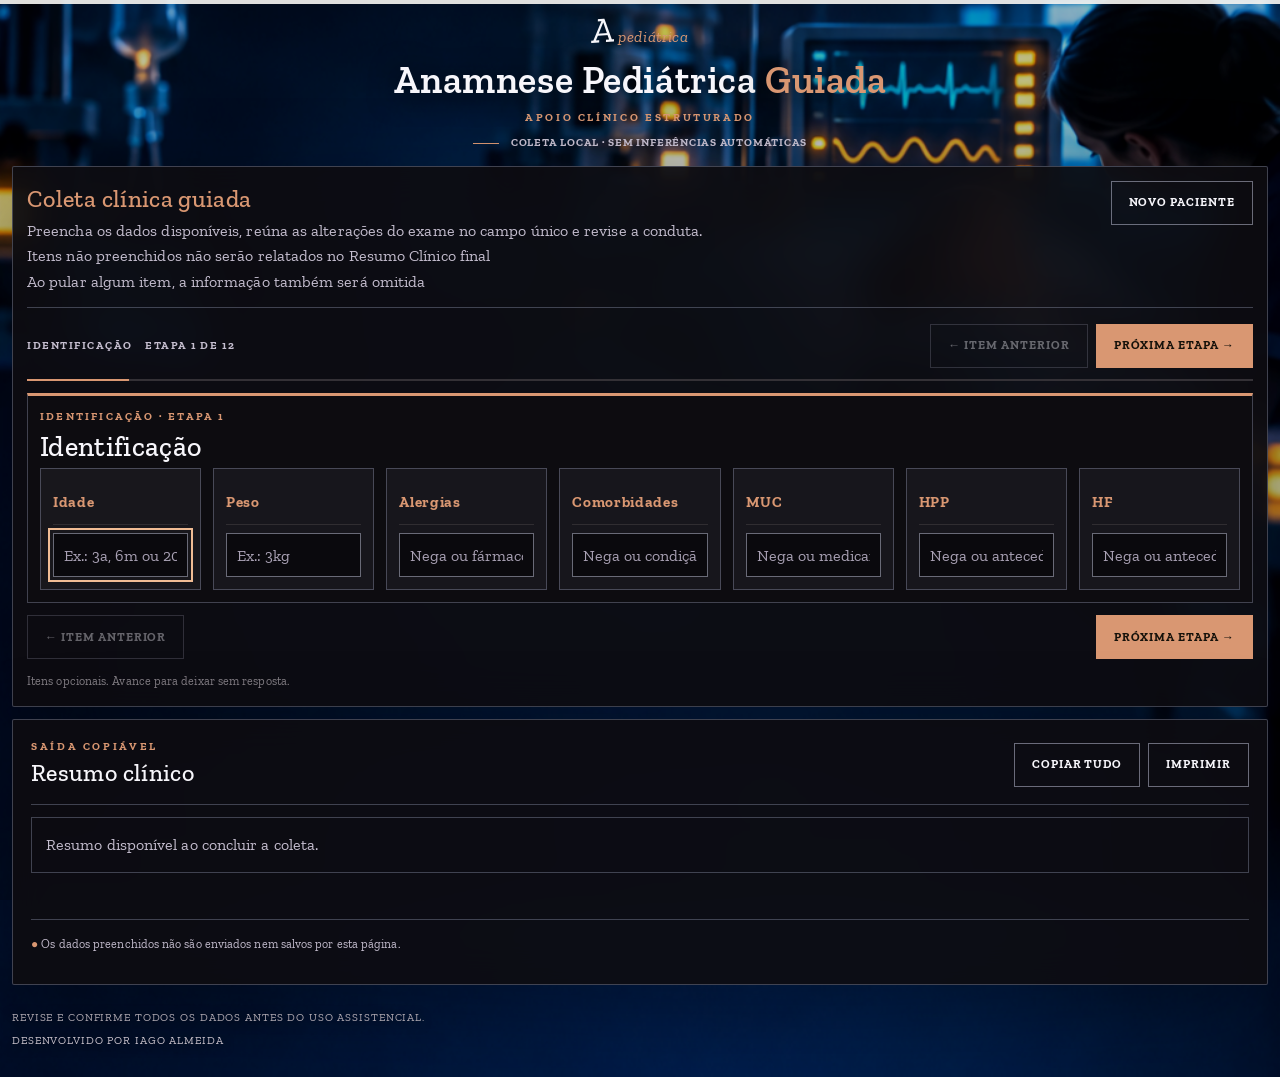
<file: index.html>
<!doctype html>
<html lang="pt-BR">
<head>
  <meta charset="utf-8">
  <meta name="viewport" content="width=device-width, initial-scale=1">
  <title>Anamnese Pediátrica Guiada</title>
  <meta name="description" content="Anamnese pediátrica com perguntas agrupadas, exame físico unificado e resumo clínico copiável.">
  <link rel="icon" type="image/svg+xml" href="data:image/svg+xml,%3Csvg xmlns='http://www.w3.org/2000/svg' viewBox='0 0 64 64'%3E%3Crect width='64' height='64' rx='16' fill='%230b0e14'/%3E%3Cpath d='M18 32h28M32 18v28' stroke='%23e7b76a' stroke-width='7' stroke-linecap='round'/%3E%3C/svg%3E">
  <link rel="stylesheet" href="./styles.css">
</head>
<body>
  <header class="topbar">
    <div class="brand">
      <div class="wordmark" aria-hidden="true"><span class="mark">A</span><span class="signature">pediátrica</span></div>
      <h1>Anamnese Pediátrica <em>Guiada</em></h1>
      <div class="eyebrow">Apoio clínico estruturado</div>
    </div>
    <div class="status"><span class="dot"></span> coleta local · sem inferências automáticas</div>
  </header>

  <main class="layout">
    <section class="panel" aria-labelledby="coleta-title">
      <div class="panel-head">
        <div>
          <div class="label" id="sectionLabel" hidden>Identificação</div>
          <h2 id="coleta-title">Coleta clínica guiada</h2>
          <p>Preencha os dados disponíveis, reúna as alterações do exame no campo único e revise a conduta.</p>
          <p class="collection-note">Itens não preenchidos não serão relatados no Resumo Clínico final<br>Ao pular algum item, a informação também será omitida</p>
        </div>
        <button class="ghost" id="newPatient" type="button">Novo paciente</button>
      </div>

      <div class="progress-wrap">
        <div class="progress-meta"><span id="stepTitle">Preparando coleta…</span><span id="stepCount"></span><div class="top-navigation"><button class="secondary" id="prevTop" type="button" disabled>← Item anterior</button><button class="primary" id="nextTop" type="button">Próxima etapa →</button></div></div>
        <div class="progress" role="progressbar" aria-label="Progresso da coleta" aria-valuemin="1" aria-valuemax="1" aria-valuenow="1"><div id="progressBar"></div></div>
      </div>

      <form id="anamnesisForm" novalidate>
        <section class="question-card" id="questionCard" aria-live="polite"></section>
      </form>

      <div class="actions">
        <button class="secondary" id="prev" type="button" disabled>← Item anterior</button>
        <button class="primary" id="next" type="button">Próxima etapa →</button>
      </div>
      <p class="skip-note">Itens opcionais. Avance para deixar sem resposta.</p>
    </section>

    <div class="summary-cell">
    <aside class="summary" aria-labelledby="summaryTitle">
      <div class="summary-head">
        <div><div class="label">Saída copiável</div><h2 id="summaryTitle">Resumo clínico</h2></div>
        <div class="summary-tools">
          <button class="ghost" id="copy" type="button" disabled>Copiar tudo</button>
          <button class="ghost" id="print" type="button" disabled>Imprimir</button>
        </div>
      </div>
      <div class="summary-empty" id="summaryEmpty">Resumo disponível ao concluir a coleta.</div>
      <div class="summary-content" id="summaryContent"></div>
      <div class="copy-state" id="copyState" role="status" aria-live="polite"></div>
      <p class="privacy-note"><span aria-hidden="true">●</span> Os dados preenchidos não são enviados nem salvos por esta página.</p>
    </aside>
    </div>

  </main>

  <footer class="footer">Revise e confirme todos os dados antes do uso assistencial.<span class="footer-credit">Desenvolvido por Iago Almeida</span></footer>
  <script type="module" src="./app.mjs"></script>
</body>
</html>
</file>
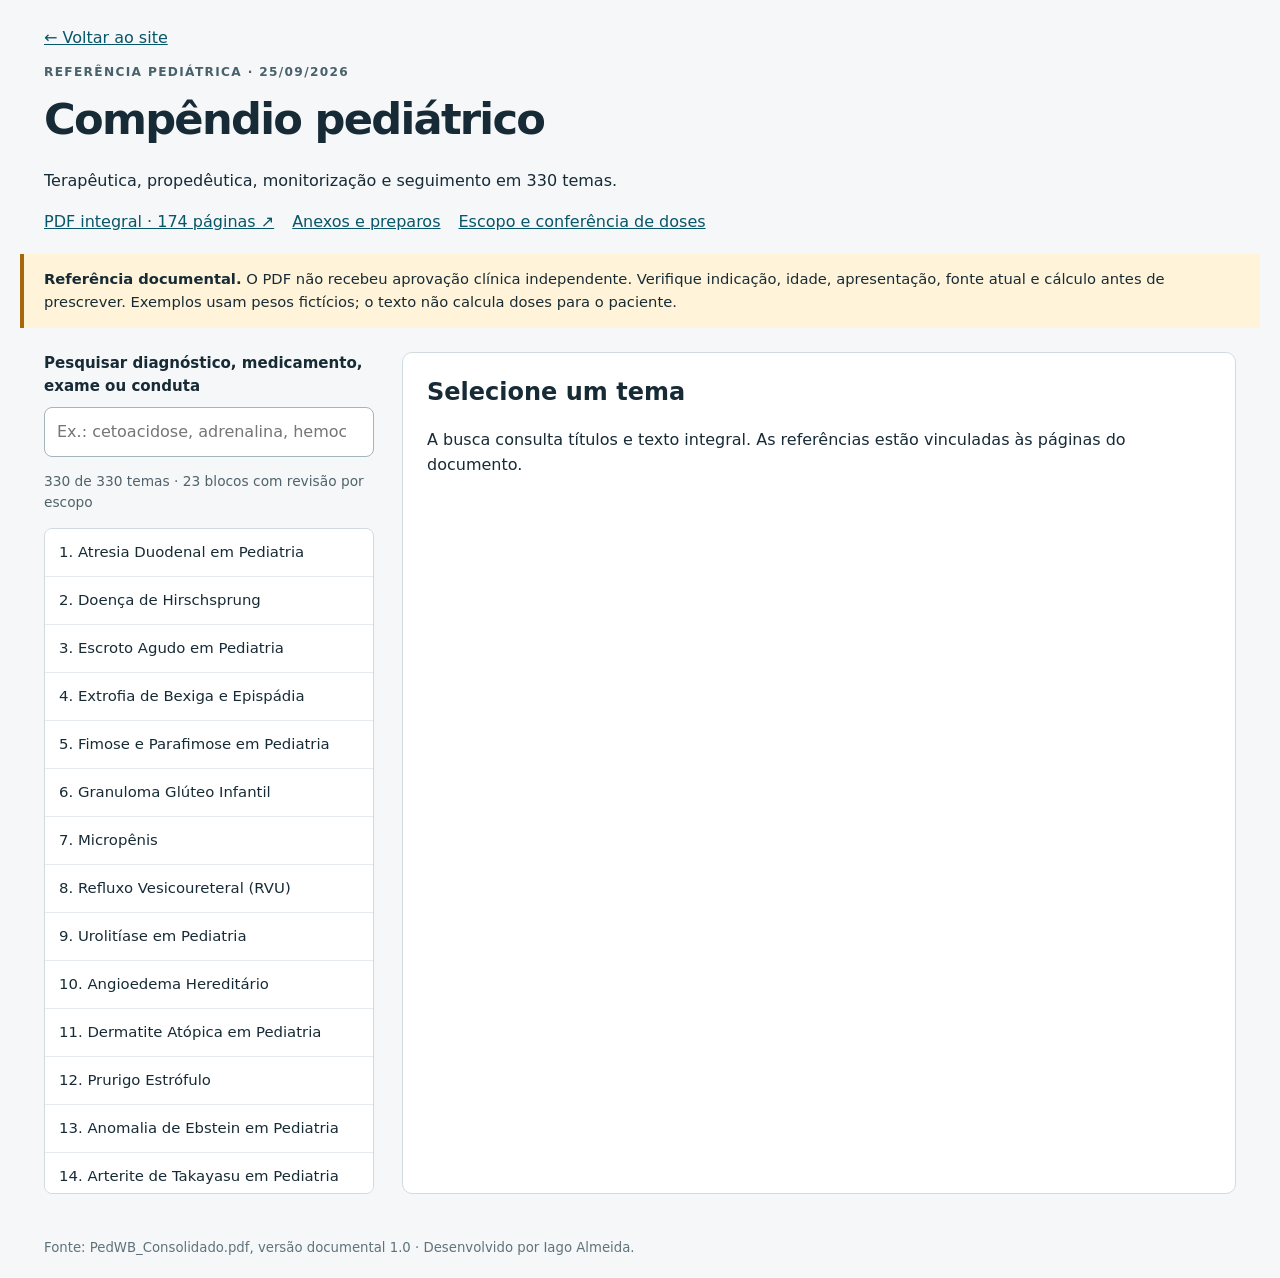
<file: pedwb/index.html>
<!doctype html>
<html lang="pt-BR">
<head><meta charset="utf-8"><meta name="viewport" content="width=device-width,initial-scale=1"><title>Compêndio pediátrico · PedWB</title><link rel="stylesheet" href="/pedwb/pedwb.css"><script type="module" src="/pedwb/pedwb.js"></script></head>
<body>
<header><a href="/">← Voltar ao site</a><p class="eyebrow">REFERÊNCIA PEDIÁTRICA · 25/09/2026</p><h1>Compêndio pediátrico</h1><p>Terapêutica, propedêutica, monitorização e seguimento em 330 temas.</p><nav aria-label="Documentos"><a href="/pedwb/PedWB_Consolidado.pdf" target="_blank" rel="noopener">PDF integral · 174 páginas ↗</a><button id="annex" type="button">Anexos e preparos</button><button id="intro" type="button">Escopo e conferência de doses</button></nav></header>
<aside class="notice" role="note"><strong>Referência documental.</strong> O PDF não recebeu aprovação clínica independente. Verifique indicação, idade, apresentação, fonte atual e cálculo antes de prescrever. Exemplos usam pesos fictícios; o texto não calcula doses para o paciente.</aside>
<main><section class="finder" aria-label="Busca de temas"><label for="search">Pesquisar diagnóstico, medicamento, exame ou conduta</label><input id="search" type="search" autocomplete="off" placeholder="Ex.: cetoacidose, adrenalina, hemocultura"><p id="count" role="status">Carregando o compêndio…</p><ul id="results"></ul></section><article id="reader" aria-live="polite"><h2>Selecione um tema</h2><p>A busca consulta títulos e texto integral. As referências estão vinculadas às páginas do documento.</p></article></main>
<footer>Fonte: PedWB_Consolidado.pdf, versão documental 1.0 · Desenvolvido por Iago Almeida.</footer>
</body></html>
</file>
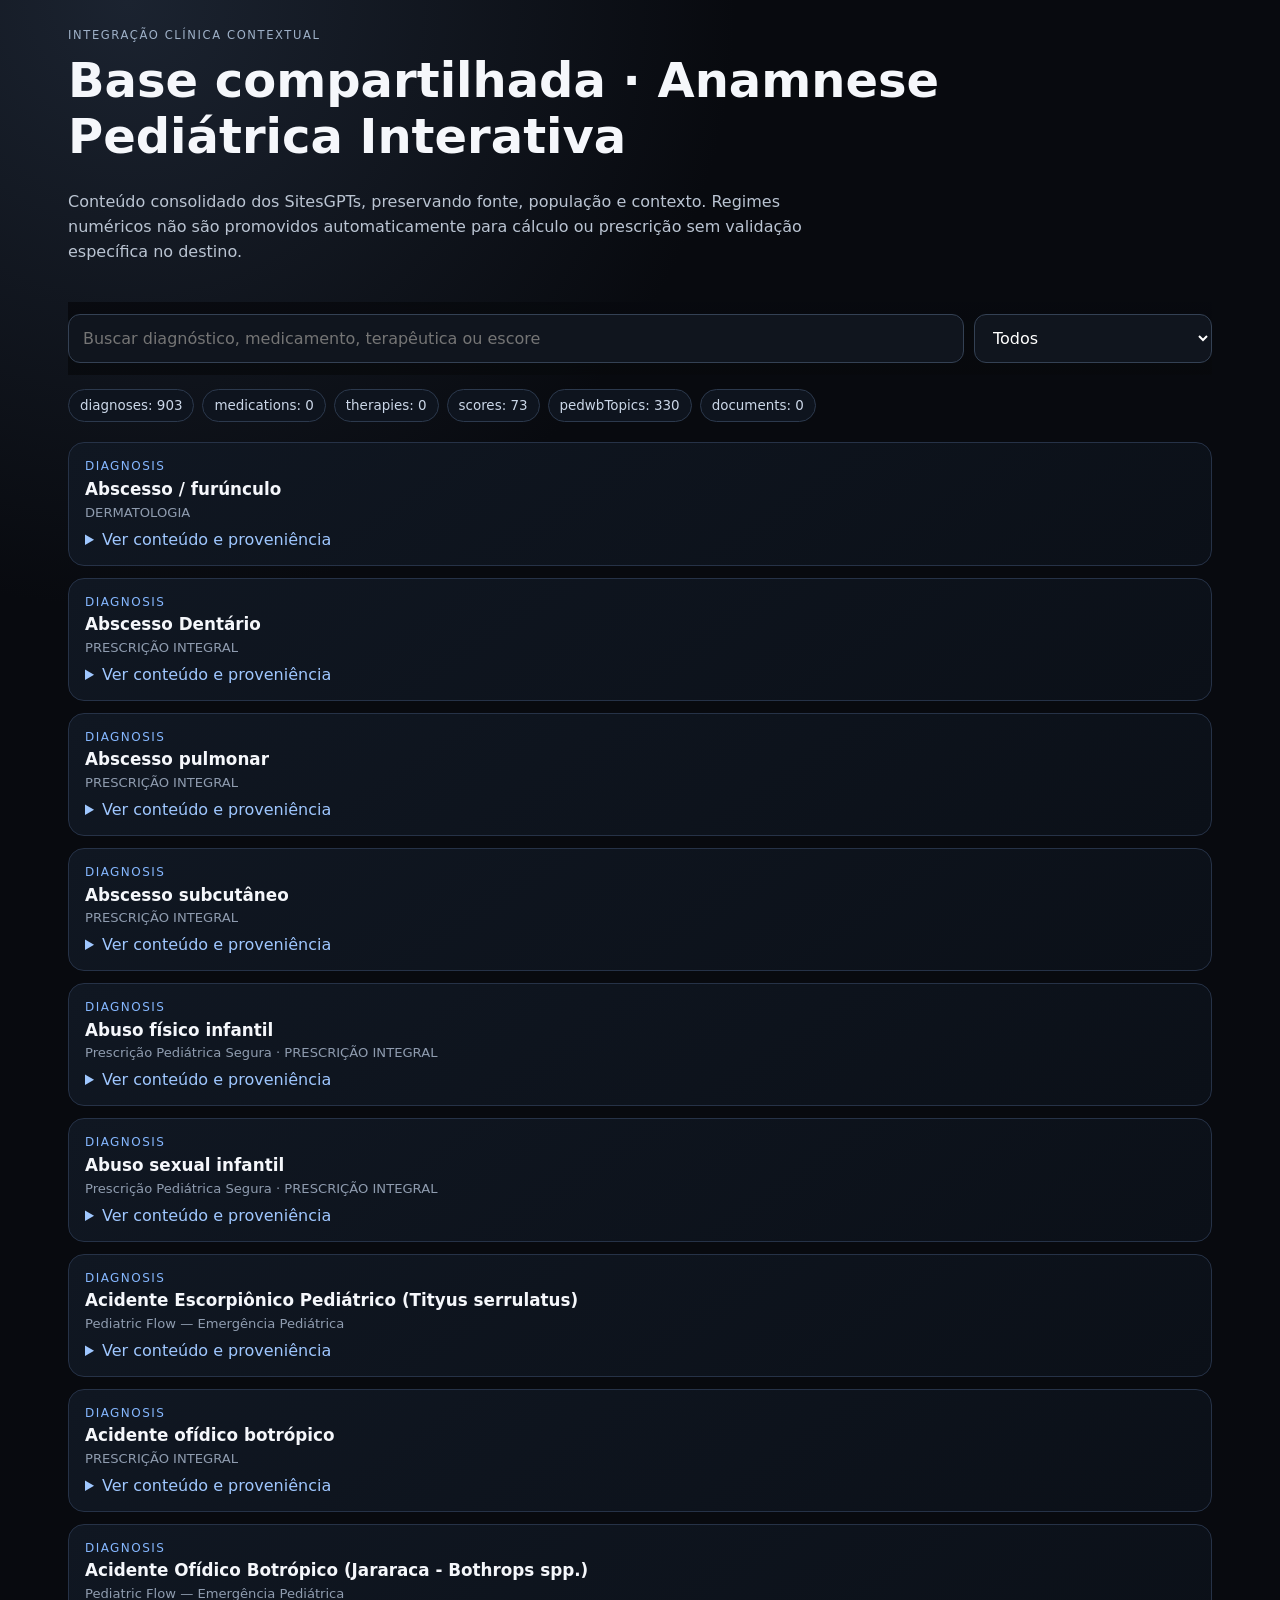
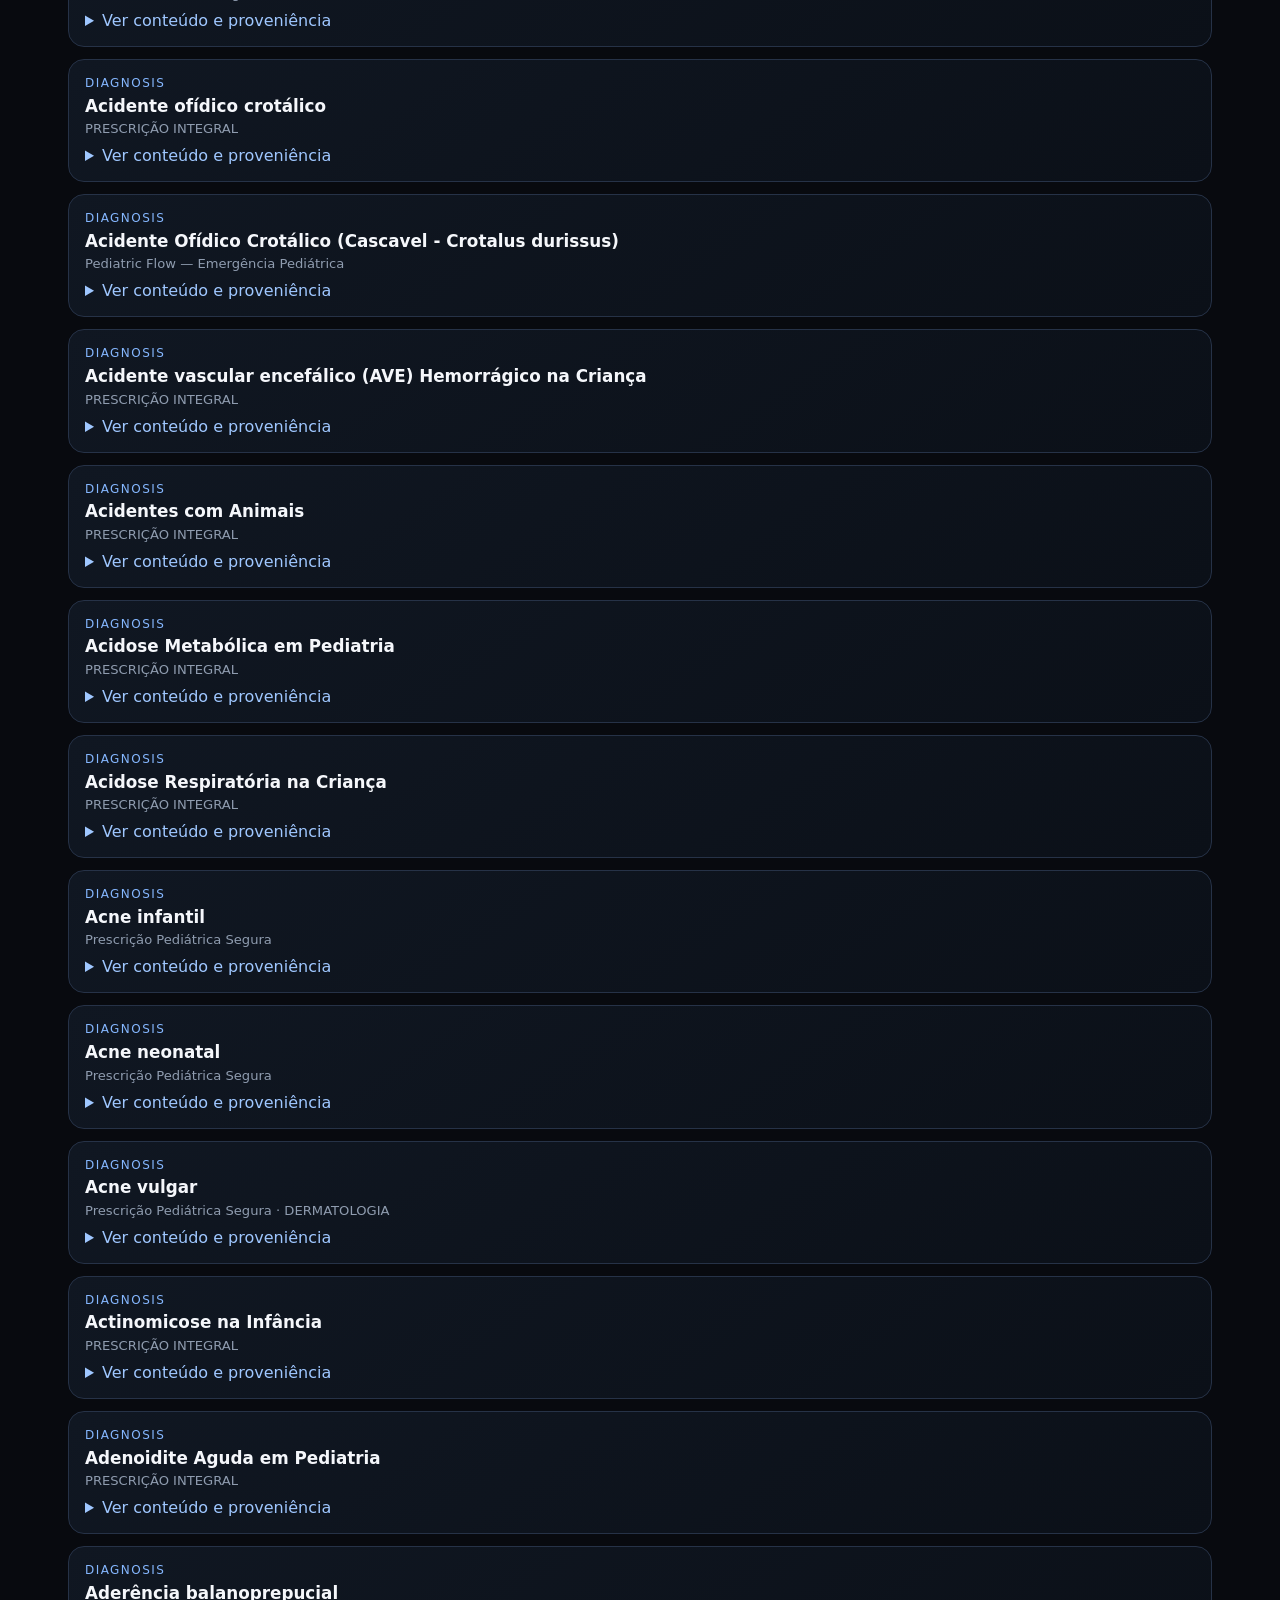
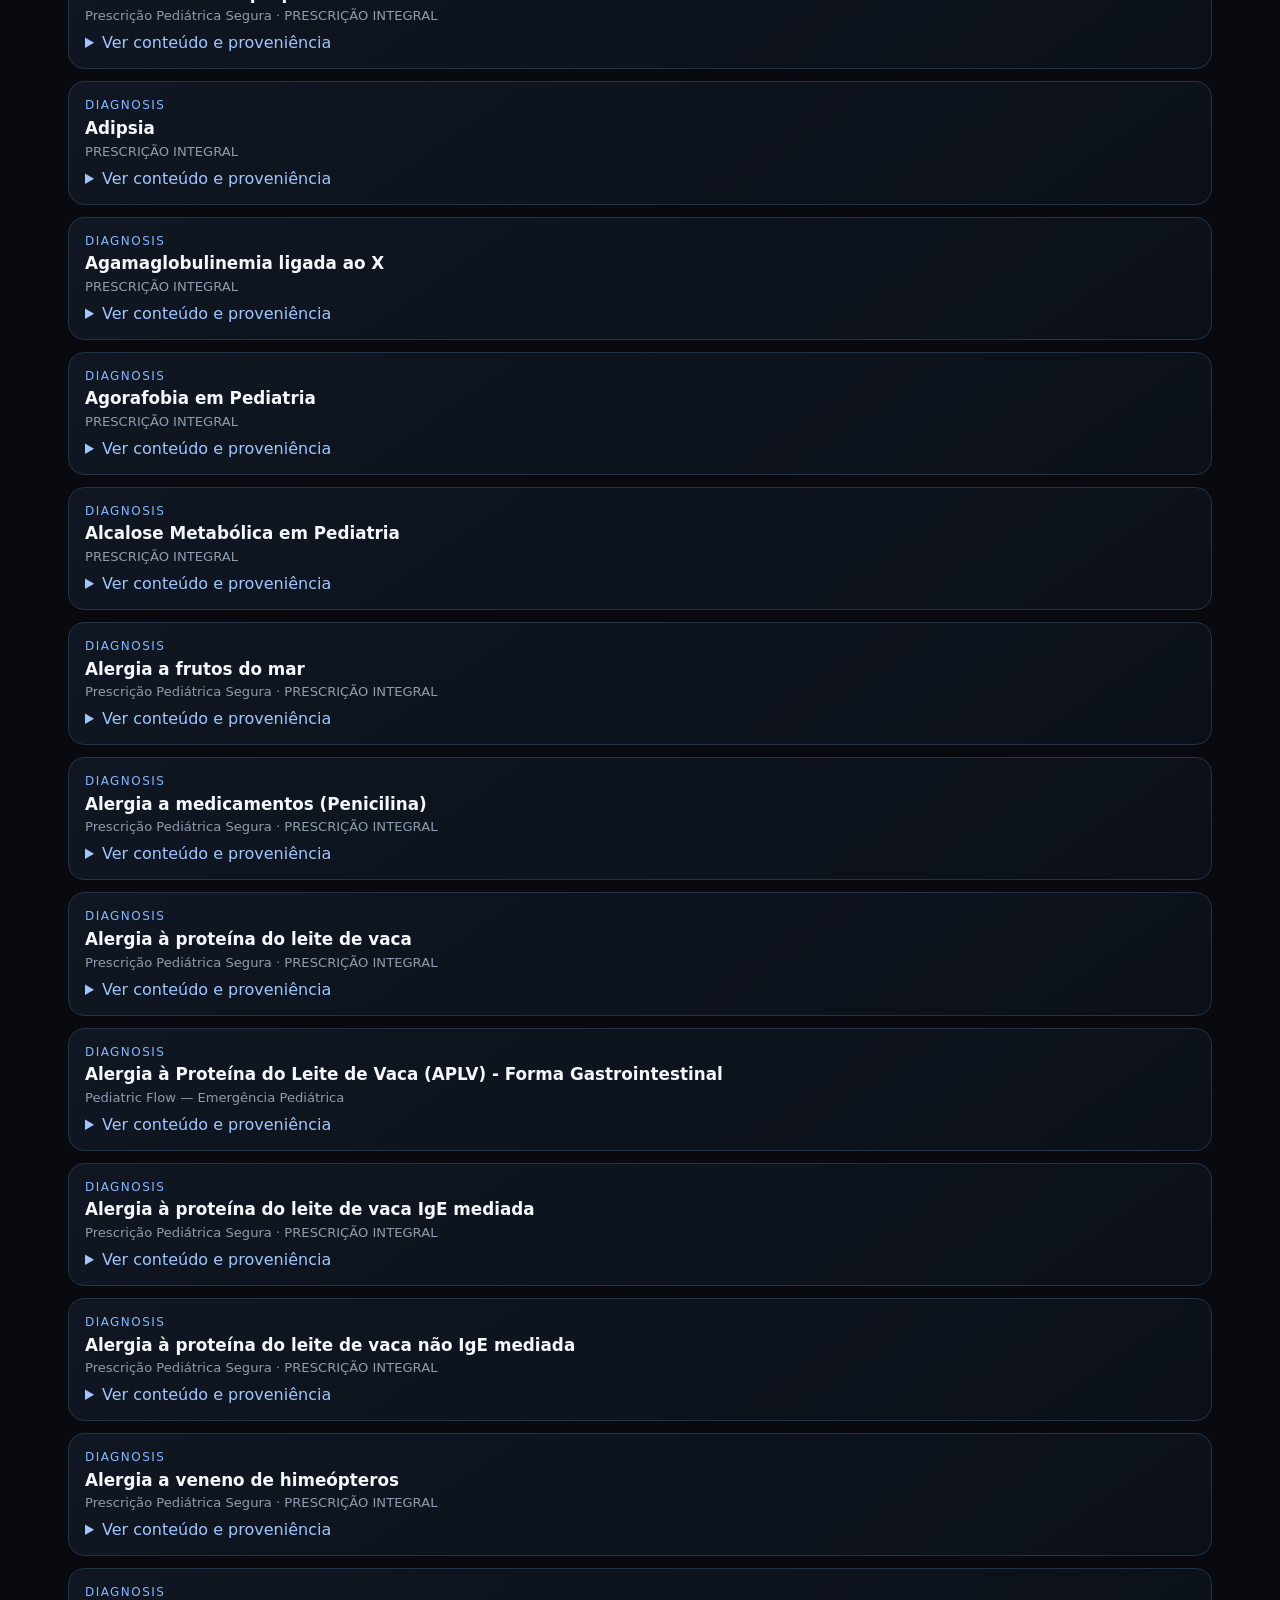
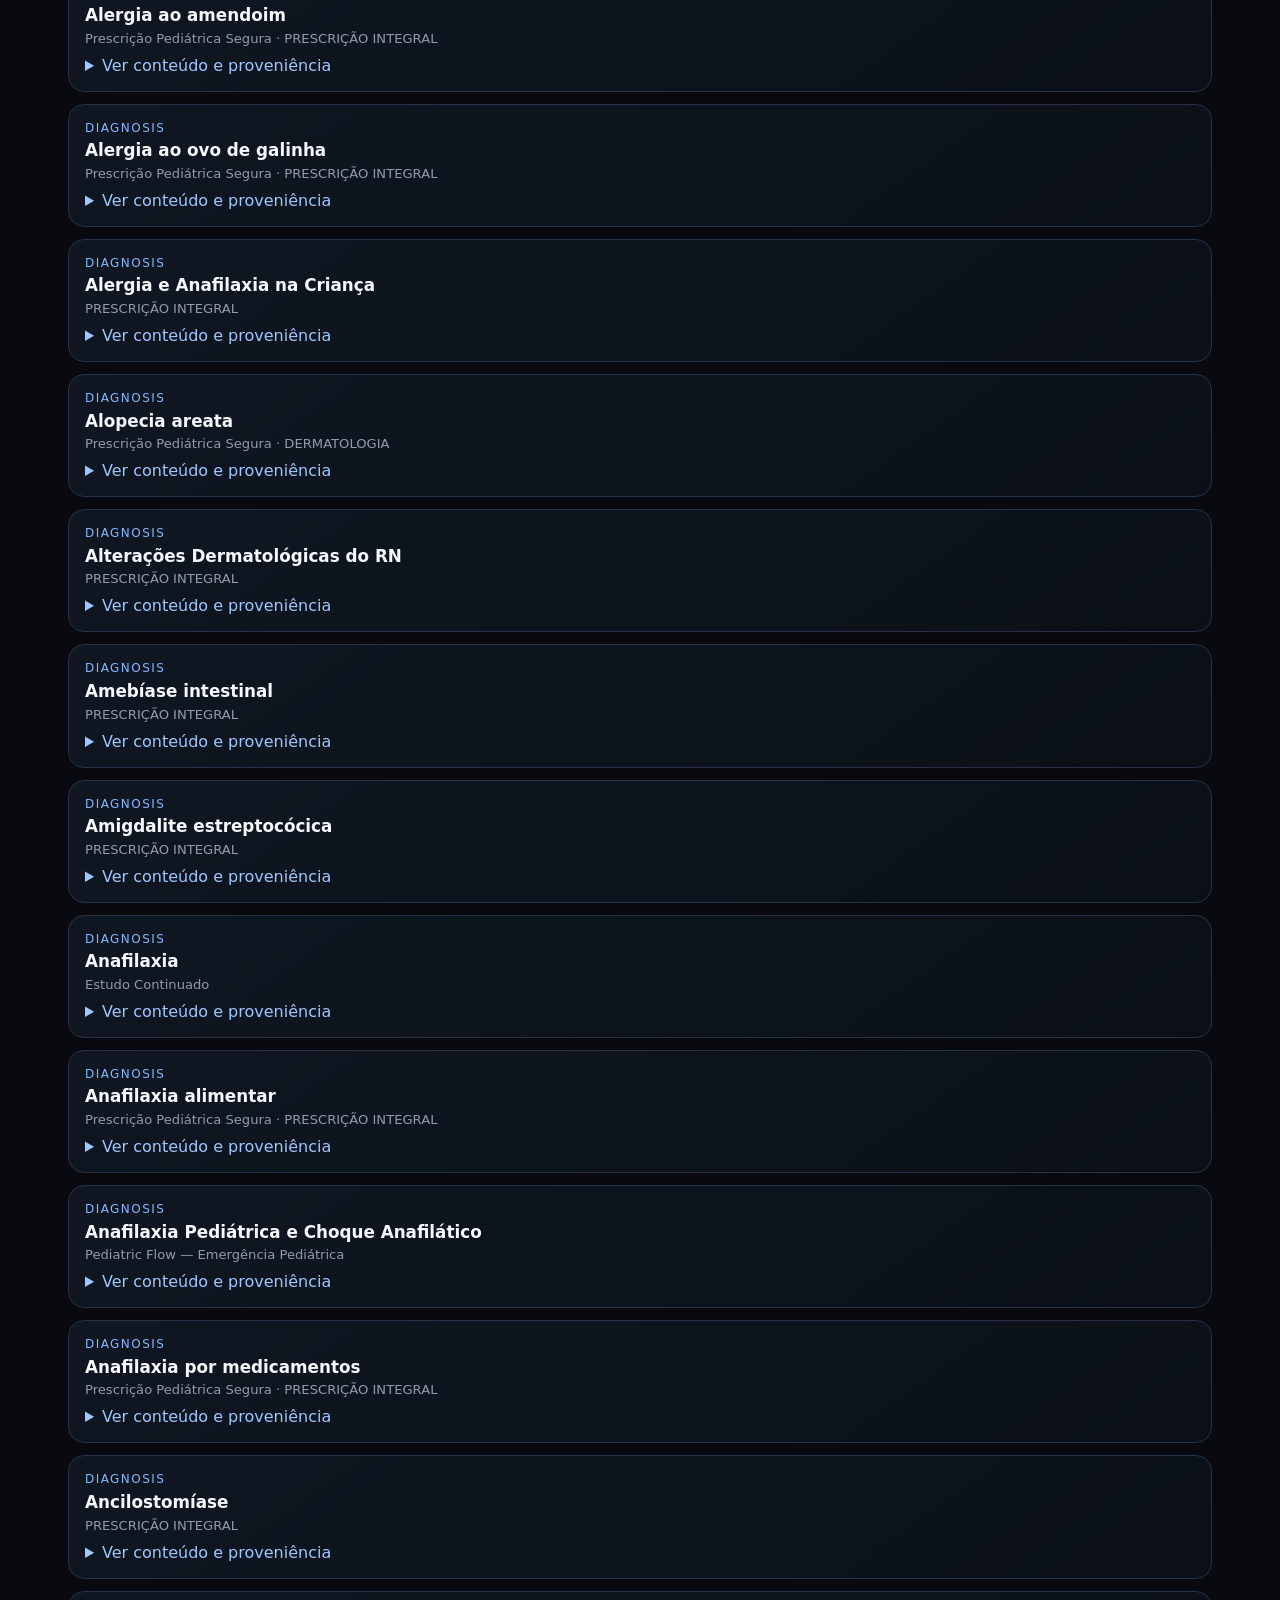
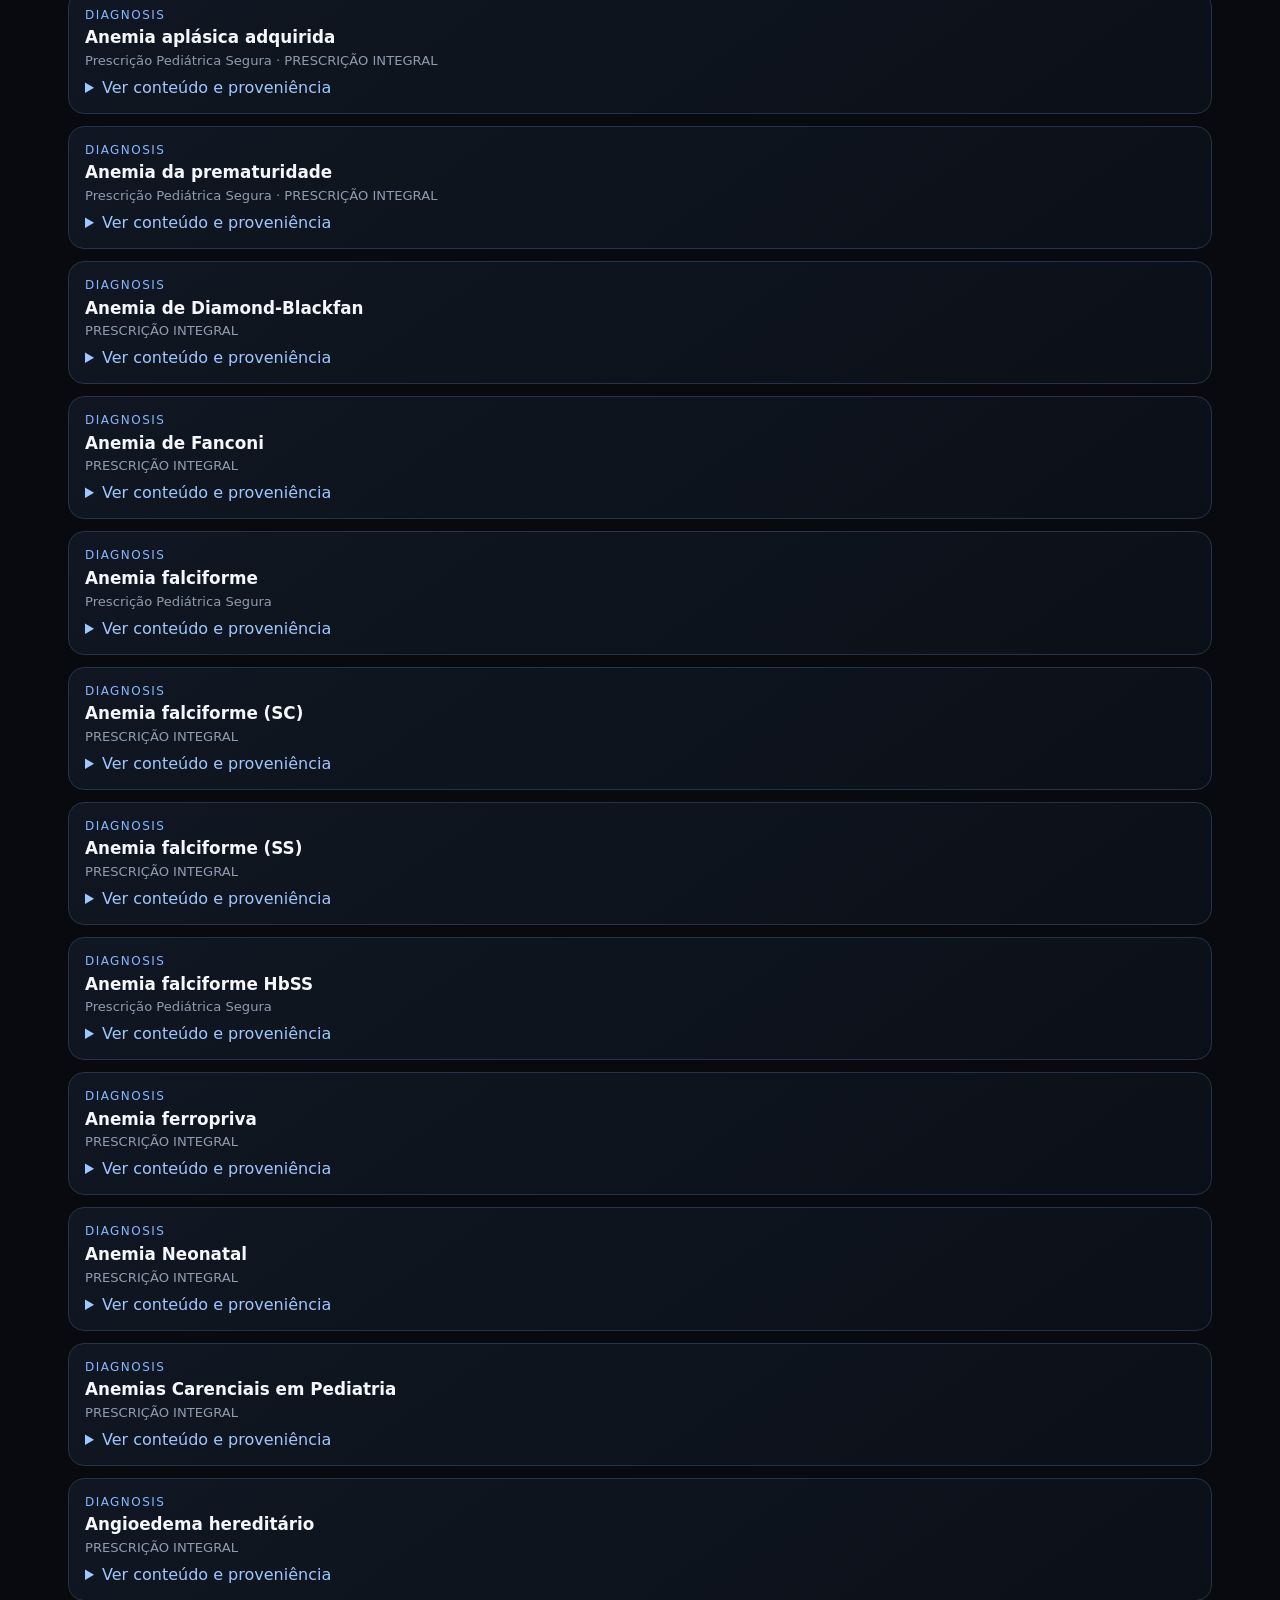
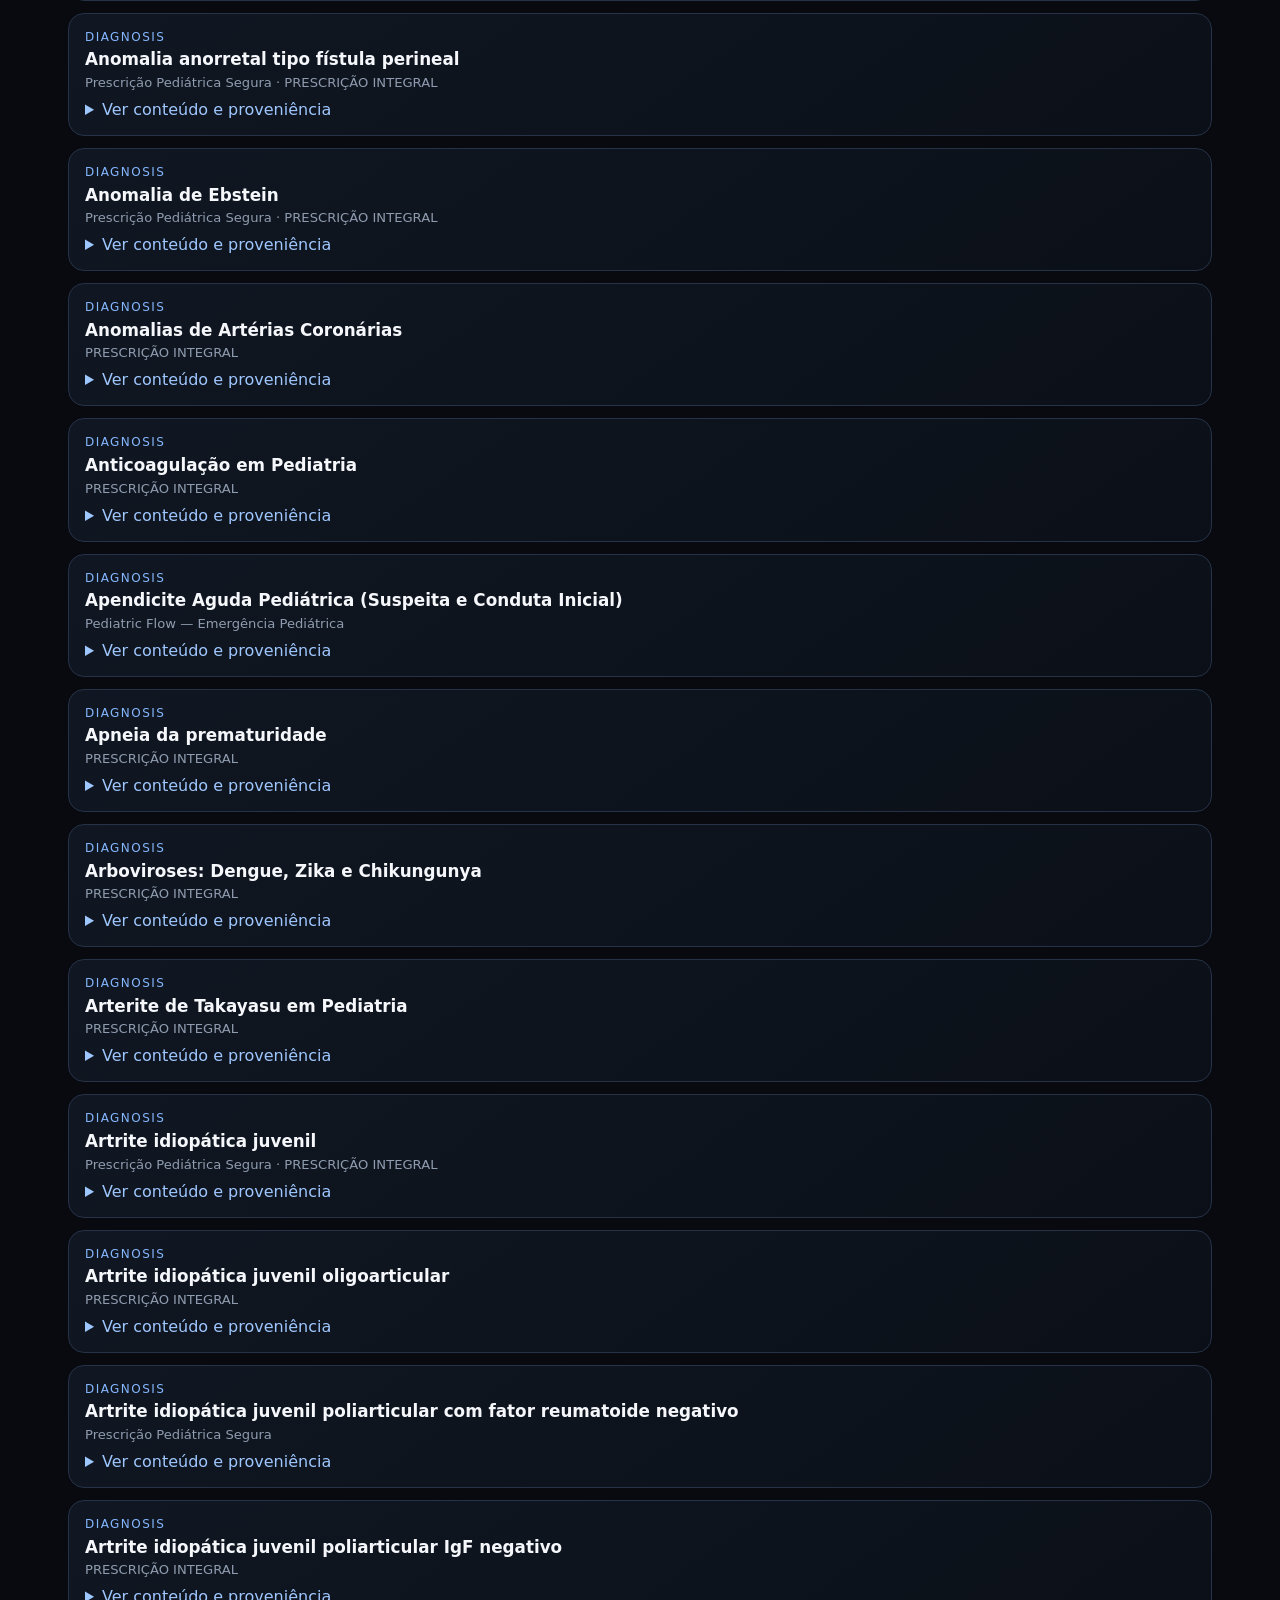
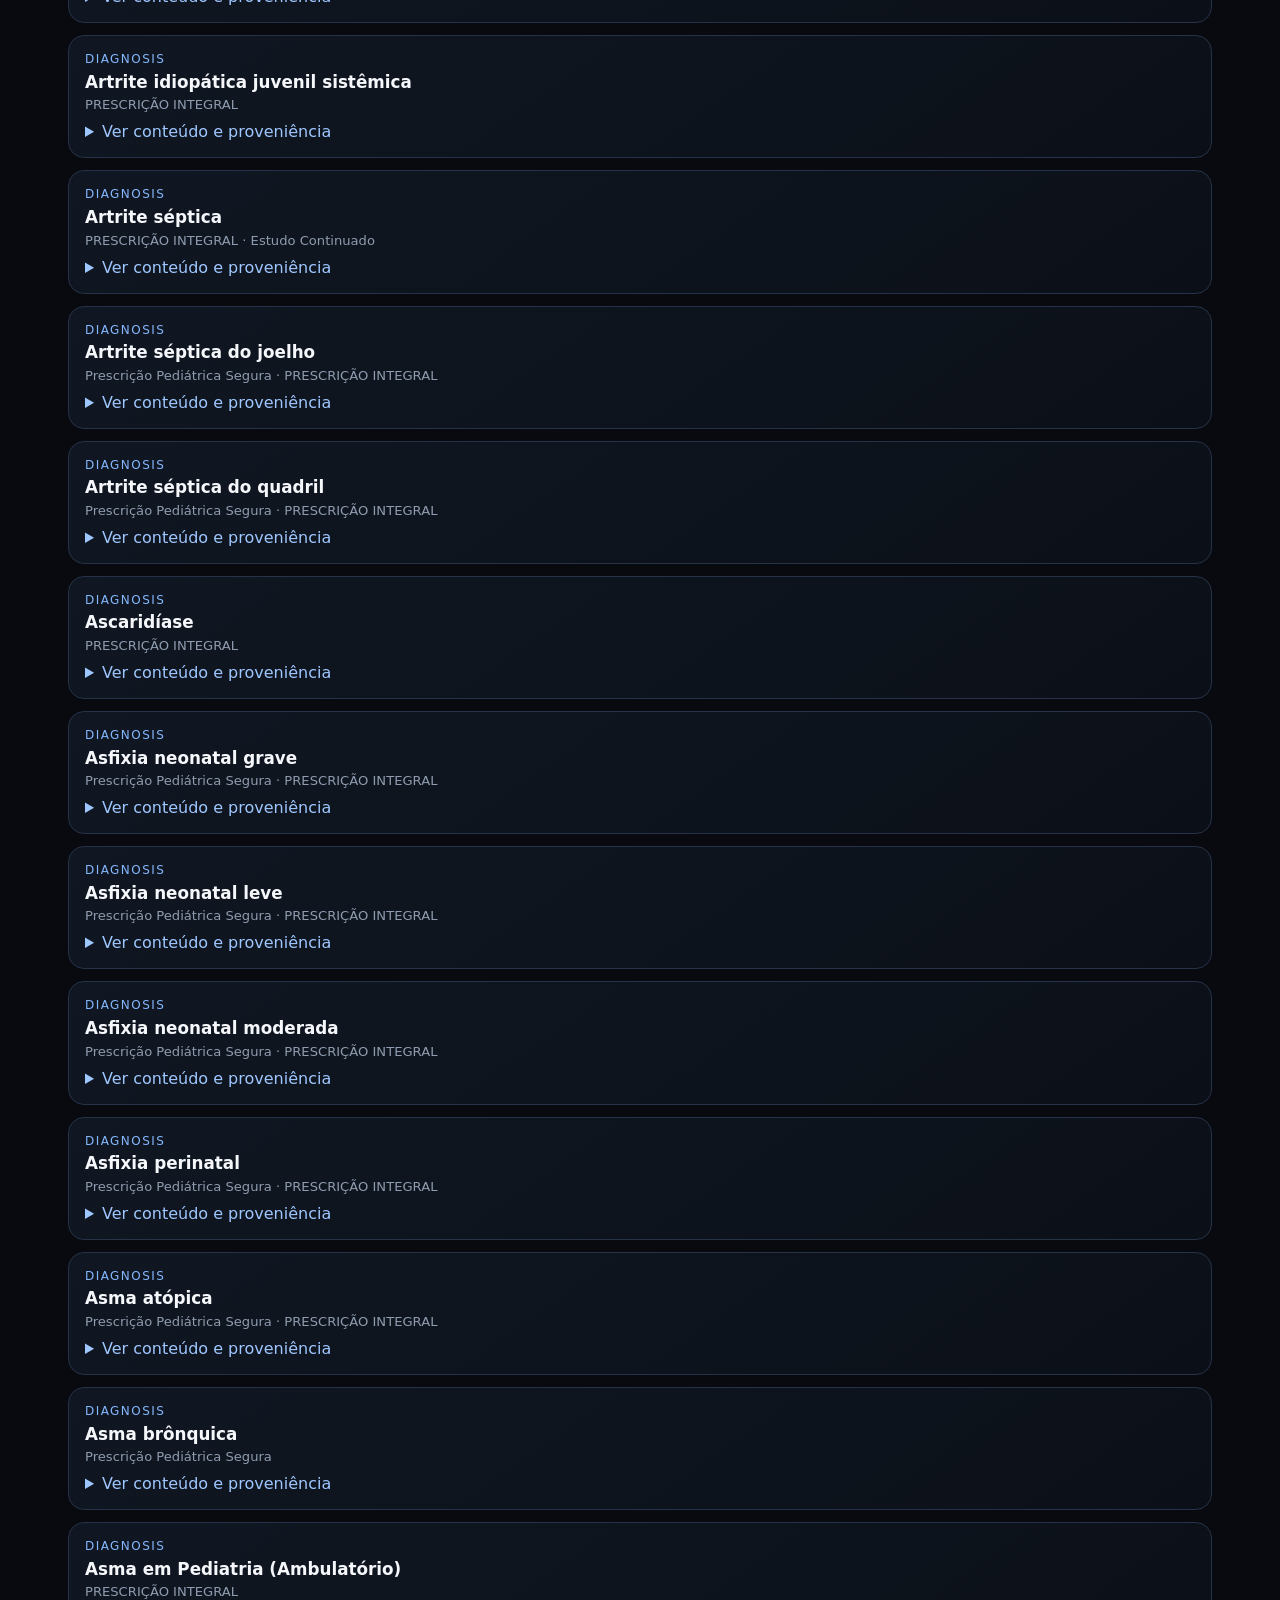
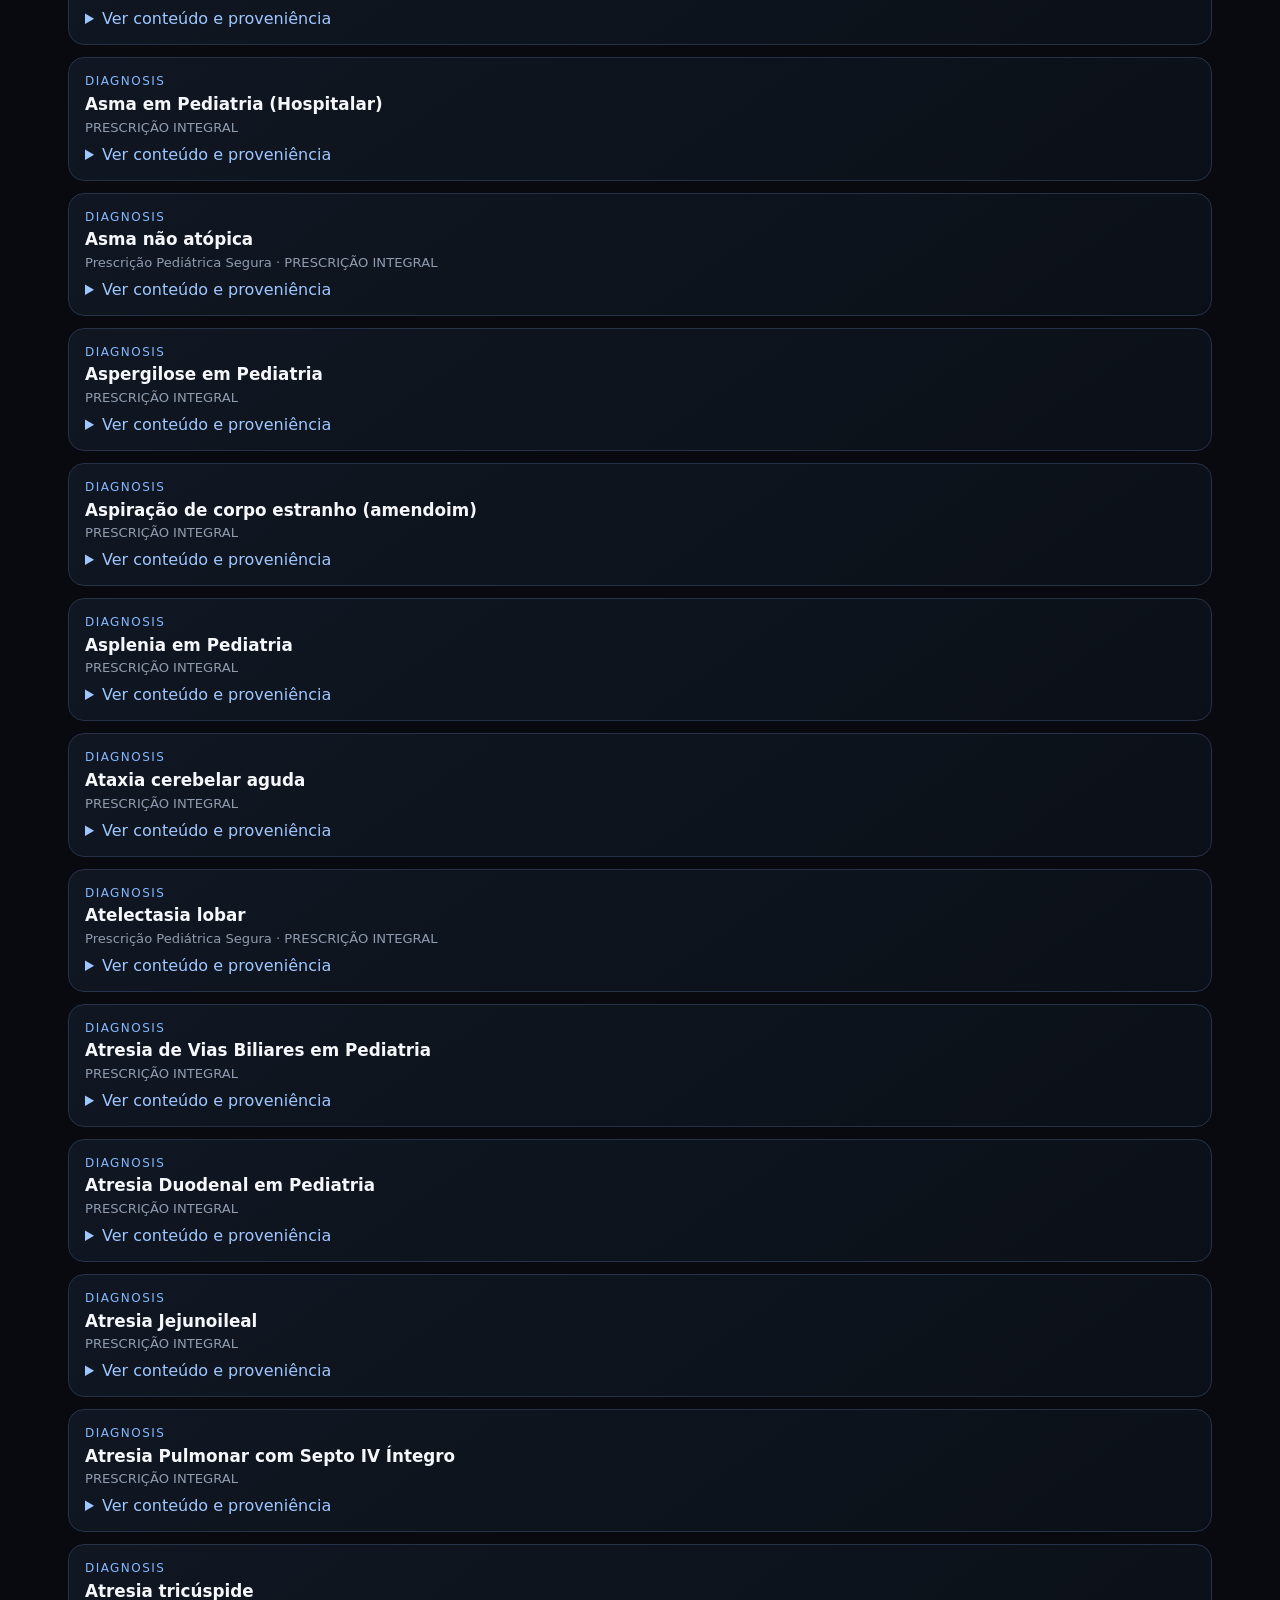
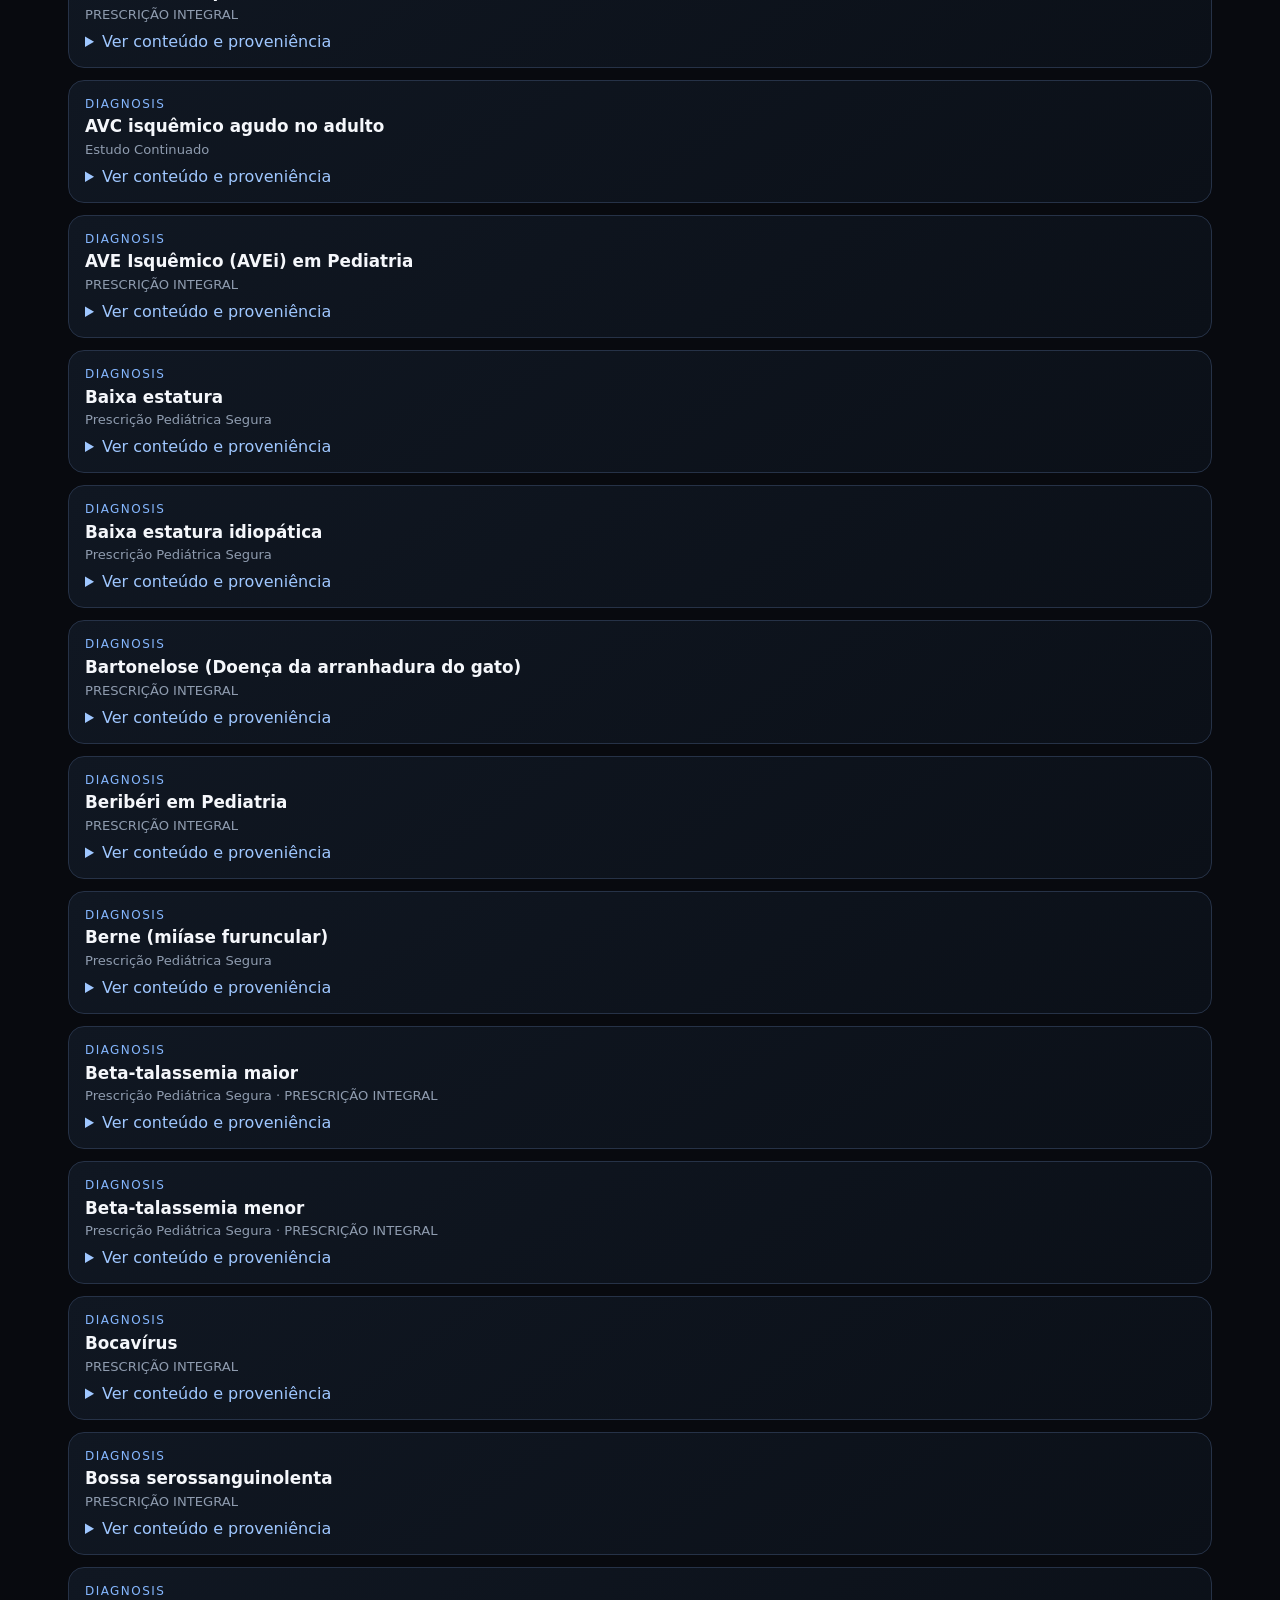
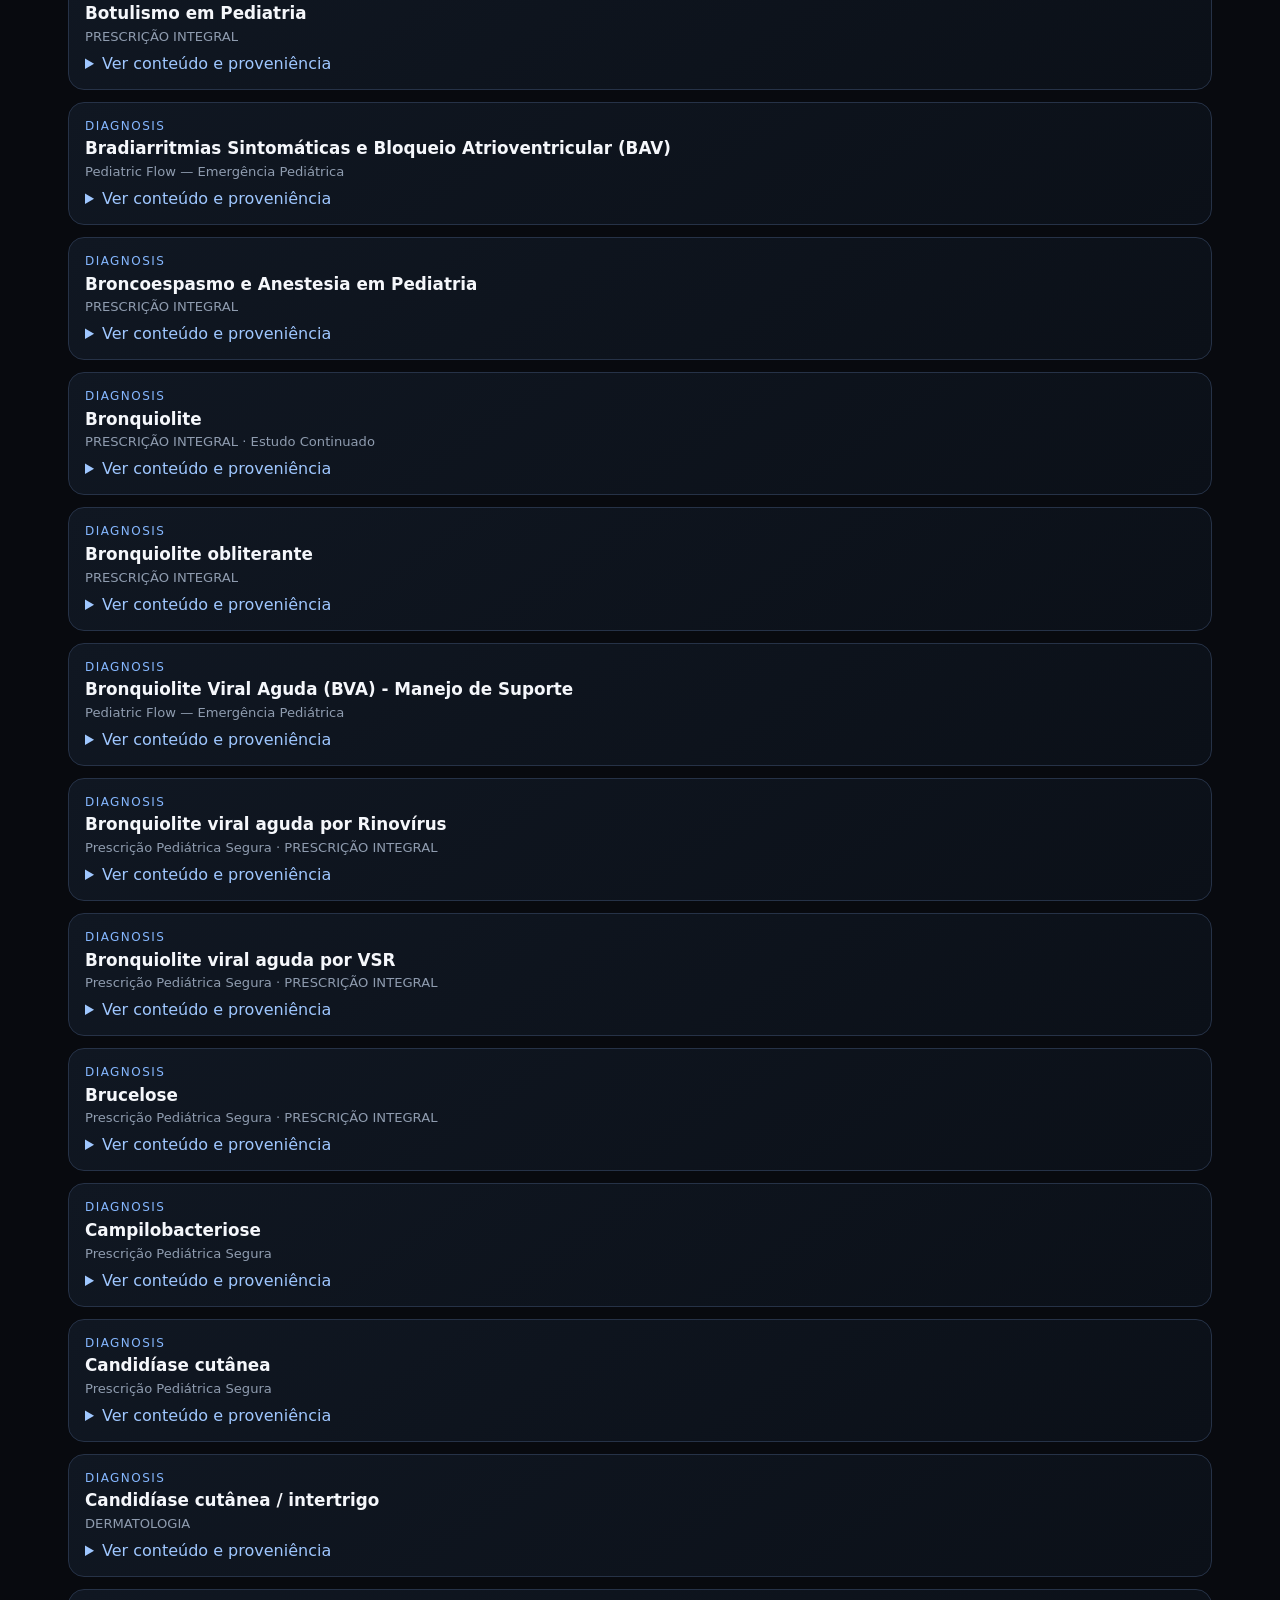
<file: shared/index.html>
<!doctype html><html lang="pt-BR"><head><meta charset="utf-8"><meta name="viewport" content="width=device-width,initial-scale=1"><title>Base compartilhada · Anamnese Pediátrica Interativa</title><style>
  :root{color-scheme:dark;font-family:Inter,ui-sans-serif,system-ui,sans-serif;background:#07090d;color:#f5f7fb}*{box-sizing:border-box}body{margin:0;background:radial-gradient(circle at 10% 0,#1b2330 0,#080a0f 38rem);min-height:100vh}.wrap{max-width:1180px;margin:auto;padding:28px 18px 60px}header{display:grid;gap:10px;margin-bottom:22px}.eyebrow{color:#9fb1c8;text-transform:uppercase;letter-spacing:.14em;font-size:.72rem}h1{margin:0;font-size:clamp(1.7rem,4vw,3rem)}p{color:#bac4d2;line-height:1.55;max-width:78ch}.bar{display:grid;grid-template-columns:1fr auto;gap:10px;position:sticky;top:0;padding:12px 0;background:linear-gradient(#080a0fee,#080a0dcc);backdrop-filter:blur(12px);z-index:2}input,select{width:100%;border:1px solid #344154;background:#10151e;color:#fff;border-radius:12px;padding:13px 14px;font:inherit}.stats{display:flex;gap:8px;flex-wrap:wrap;margin:14px 0 20px}.pill{border:1px solid #2c394d;background:#0e141e;border-radius:999px;padding:8px 11px;color:#cbd7e8;font-size:.84rem}.grid{display:grid;gap:12px}.card{border:1px solid #263247;background:linear-gradient(145deg,#101722,#0b1018);border-radius:16px;padding:16px}.kind{color:#85b7ff;font-size:.75rem;text-transform:uppercase;letter-spacing:.12em}.card h2{font-size:1.05rem;margin:.35rem 0}.meta{color:#8f9caf;font-size:.82rem}.summary{white-space:pre-wrap;overflow-wrap:anywhere;color:#c7d0dc;font-size:.9rem;line-height:1.45;max-height:9.5rem;overflow:auto}details{margin-top:10px}summary{cursor:pointer;color:#9fc7ff}.empty{padding:40px;text-align:center;color:#9aa7b8}@media(max-width:640px){.bar{grid-template-columns:1fr}.wrap{padding:20px 12px 44px}.card{padding:14px}}
  </style></head><body><main class="wrap"><header><div class="eyebrow">Integração clínica contextual</div><h1>Base compartilhada · Anamnese Pediátrica Interativa</h1><p>Conteúdo consolidado dos SitesGPTs, preservando fonte, população e contexto. Regimes numéricos não são promovidos automaticamente para cálculo ou prescrição sem validação específica no destino.</p></header><section class="bar"><input id="q" type="search" placeholder="Buscar diagnóstico, medicamento, terapêutica ou escore" autocomplete="off"><select id="kind"><option value="all">Todos</option><option value="diagnosis">Diagnósticos</option><option value="medication">Medicamentos</option><option value="therapy">Terapêuticas</option><option value="score">Escores</option><option value="pedwb">Referências PedWB</option><option value="document">Documentos do projeto</option></select></section><div id="stats" class="stats"></div><section id="results" class="grid"><div class="empty">Carregando a base…</div></section></main><script>
  const esc=s=>String(s??'').replace(/[&<>"]/g,c=>({'&':'&amp;','<':'&lt;','>':'&gt;','"':'&quot;'}[c]));const norm=s=>String(s??'').normalize('NFD').replace(/[\u0300-\u036f]/g,'').toLowerCase();let entries=[];let data;
  const add=(kind,arr)=>{for(const item of arr||[])entries.push({kind,item,name:item.name||item.title||item.id||'Sem título',blob:norm(JSON.stringify(item))})};
  fetch('./knowledge.json').then(r=>{if(!r.ok)throw Error('Falha ao carregar');return r.json()}).then(x=>{data=x;add('diagnosis',x.diagnoses);add('medication',x.medications);add('therapy',x.therapies);add('score',x.scores);add('pedwb',x.pedwbTopics);add('document',x.documents);document.querySelector('#stats').innerHTML=['diagnoses','medications','therapies','scores','pedwbTopics','documents'].map(k=>'<span class="pill">'+esc(k)+': '+(x[k]?.length||0)+'</span>').join('');render()}).catch(e=>document.querySelector('#results').innerHTML='<div class="empty">'+esc(e.message)+'</div>');
  function render(){const q=norm(document.querySelector('#q').value),kind=document.querySelector('#kind').value;const list=entries.filter(e=>(kind==='all'||e.kind===kind)&&(!q||e.blob.includes(q))).slice(0,250);document.querySelector('#results').innerHTML=list.length?list.map(e=>{const src=e.item.sources?.map(s=>s.site).filter(Boolean).join(' · ')||e.item.sourceSite||e.item.site||'';const detail=JSON.stringify(e.item,null,2);return '<article class="card"><div class="kind">'+esc(e.kind)+'</div><h2>'+esc(e.name)+'</h2><div class="meta">'+esc(src)+'</div><details><summary>Ver conteúdo e proveniência</summary><pre class="summary">'+esc(detail)+'</pre></details></article>'}).join(''):'<div class="empty">Nenhum resultado neste escopo.</div>'}
  document.querySelector('#q').addEventListener('input',render);document.querySelector('#kind').addEventListener('change',render);
  </script></body></html>
</file>
<file: styles.css>
@font-face {
  font-family: "Zilla Slab";
  src: url("./assets/fonts/zilla-slab-400.woff2") format("woff2");
  font-style: normal;
  font-weight: 400;
  font-display: swap;
}
@font-face {
  font-family: "Zilla Slab";
  src: url("./assets/fonts/zilla-slab-400-italic.woff2") format("woff2");
  font-style: italic;
  font-weight: 400;
  font-display: swap;
}
@font-face {
  font-family: "Zilla Slab";
  src: url("./assets/fonts/zilla-slab-500.woff2") format("woff2");
  font-style: normal;
  font-weight: 500;
  font-display: swap;
}
@font-face {
  font-family: "Zilla Slab";
  src: url("./assets/fonts/zilla-slab-600.woff2") format("woff2");
  font-style: normal;
  font-weight: 600;
  font-display: swap;
}
@font-face {
  font-family: "Zilla Slab";
  src: url("./assets/fonts/zilla-slab-700.woff2") format("woff2");
  font-style: normal;
  font-weight: 700;
  font-display: swap;
}

:root {
  --bg: #05070b;
  --surface: rgba(14, 13, 17, .92);
  --surface-raised: rgba(25, 24, 29, .94);
  --surface-input: rgba(10, 9, 13, .96);
  --line: rgba(186, 191, 224, .30);
  --line-strong: rgba(210, 211, 235, .48);
  --text: #f7f6fb;
  --muted: #c6bfd0;
  --gold: #d99772;
  --gold-bright: #f0bc94;
  --danger: #f0a9b9;
  --shadow: 0 32px 90px rgba(0, 0, 0, .34);
  color: var(--text);
  background: var(--bg);
  font-family: "Zilla Slab", Georgia, serif;
  font-synthesis: none;
  text-rendering: optimizeLegibility;
}

* { box-sizing: border-box; }
html { min-width: 320px; background: var(--bg); }
body {
  min-height: 100vh;
  margin: 0;
  color: var(--text);
  background-color: var(--bg);
  background-image: url("./assets/anamnese-pediatric-background.png");
  background-position: center top;
  background-repeat: no-repeat;
  background-size: cover;
  background-attachment: fixed;
  font: 16px/1.6 "Zilla Slab", Georgia, serif;
  letter-spacing: .005em;
}
body::before {
  content: "";
  position: fixed;
  z-index: 0;
  inset: 0;
  pointer-events: none;
  background: rgba(3, 4, 8, .25);
  box-shadow: inset 0 4px 0 rgba(244, 242, 239, .92);
}
.topbar, .layout, .footer { position: relative; z-index: 1; }
button, input, select, textarea { font: inherit; }
button { cursor: pointer; }
button:focus-visible, input:focus-visible, select:focus-visible, textarea:focus-visible, summary:focus-visible {
  outline: 2px solid var(--gold-bright);
  outline-offset: 3px;
}

.topbar {
  max-width: 1180px;
  margin: 0 auto;
  padding: 42px 32px 34px;
  display: flex;
  flex-direction: column;
  align-items: center;
  text-align: center;
  gap: 22px;
}
.brand { display: flex; flex-direction: column; align-items: center; }
.wordmark { display: flex; align-items: baseline; justify-content: center; color: var(--text); margin-bottom: 4px; }
.mark {
  color: var(--text);
  font: 400 italic 64px/.75 "Zilla Slab", Georgia, serif;
  letter-spacing: -.12em;
  transform: rotate(-4deg);
}
.signature {
  margin-left: 8px;
  color: var(--gold);
  font: 400 italic 20px/1 "Zilla Slab", Georgia, serif;
  letter-spacing: .04em;
}
.brand h1 {
  max-width: 900px;
  margin: 22px 0 16px;
  color: var(--text);
  font-size: clamp(34px, 5.4vw, 68px);
  font-weight: 520;
  line-height: 1.08;
  letter-spacing: .015em;
  text-shadow: 0 3px 28px rgba(0, 0, 0, .86);
}
.brand h1 em { display: block; color: var(--gold); font-style: normal; }
.eyebrow, .label {
  color: var(--gold);
  font-size: 11px;
  font-weight: 700;
  letter-spacing: .24em;
  text-transform: uppercase;
}
.status {
  display: flex;
  align-items: center;
  gap: 12px;
  color: var(--muted);
  font-size: 11px;
  font-weight: 650;
  letter-spacing: .18em;
  text-transform: uppercase;
}
.dot { width: 26px; height: 1px; background: var(--gold); }

.layout {
  max-width: 1500px;
  margin: 0 auto;
  padding: 0 4vw 56px;
  display: grid;
  grid-template-columns: minmax(0, 1.32fr) minmax(340px, .68fr);
  gap: 18px;
}
.panel, .summary {
  border: 1px solid var(--line);
  border-radius: 2px;
  background: var(--surface);
  box-shadow: var(--shadow);
  -webkit-backdrop-filter: blur(18px) saturate(112%);
  backdrop-filter: blur(18px) saturate(112%);
}
.panel { padding: clamp(24px, 3vw, 42px); }
.summary { min-height: 420px; padding: 28px; position: sticky; top: 16px; align-self: start; }
.panel-head, .summary-head { display: flex; justify-content: space-between; align-items: flex-start; gap: 24px; }
.panel-head { padding-bottom: 26px; border-bottom: 1px solid var(--line); }
.panel h2, .summary h2 {
  margin: 10px 0 8px;
  color: var(--text);
  font-size: clamp(25px, 2.5vw, 36px);
  font-weight: 500;
  line-height: 1.12;
  letter-spacing: .015em;
}
.panel p { max-width: 760px; margin: 0; color: var(--muted); }

.ghost, .primary, .secondary {
  min-height: 44px;
  padding: 10px 17px;
  border: 1px solid var(--line-strong);
  border-radius: 0;
  font-size: 12px;
  font-weight: 750;
  letter-spacing: .08em;
  text-transform: uppercase;
  transition: border-color .18s ease, background-color .18s ease, color .18s ease;
}
.ghost, .secondary { color: var(--text); background: transparent; }
.ghost:hover, .secondary:hover { border-color: var(--gold); color: var(--gold-bright); }
.primary { border-color: var(--gold); background: var(--gold); color: #15110a; }
.primary:hover { border-color: var(--gold-bright); background: var(--gold-bright); }
.secondary:disabled { cursor: not-allowed; opacity: .38; }

.progress-wrap { margin: 28px 0 24px; }
.progress-meta {
  display: flex;
  justify-content: space-between;
  gap: 18px;
  margin-bottom: 11px;
  color: var(--muted);
  font-size: 11px;
  font-weight: 650;
  letter-spacing: .14em;
  text-transform: uppercase;
}
.progress { height: 2px; overflow: hidden; background: #343136; }
.progress > div { width: 0; height: 100%; background: var(--gold); transition: width .25s ease; }

.question-card {
  min-height: 330px;
  padding: clamp(22px, 3vw, 34px);
  border: 1px solid var(--line);
  border-top: 3px solid var(--gold);
  border-radius: 0;
  background: rgba(13, 12, 16, .94);
}
.question-number { color: var(--gold); font-size: 11px; font-weight: 750; letter-spacing: .2em; text-transform: uppercase; }
.question-card h3 {
  margin: 9px 0 8px;
  color: var(--text);
  font-size: clamp(26px, 3vw, 40px);
  font-weight: 500;
  line-height: 1.12;
  letter-spacing: .012em;
}
.question-hint { max-width: 760px; margin: 0 0 28px; color: var(--muted); }
.question-groups { display: grid; gap: 14px; }
.field-group { padding: 20px; border: 1px solid var(--line); border-radius: 0; background: var(--surface-raised); }
.field-group-head { margin-bottom: 16px; padding-bottom: 12px; border-bottom: 1px solid #302d31; }
.field-group-head h4 { margin: 0 0 4px; color: var(--gold); font-size: 15px; font-weight: 700; letter-spacing: .045em; }
.field-group-head p { color: var(--muted); font-size: 13px; line-height: 1.45; }
.field-grid { display: grid; grid-template-columns: repeat(2, minmax(0, 1fr)); gap: 16px; }
.field { display: flex; flex-direction: column; gap: 7px; }
.field.full { grid-column: 1 / -1; }
.field label, .field legend { color: #fff; font-size: 14px; font-weight: 700; letter-spacing: .025em; }
.field small { color: var(--muted); font-size: 12px; }
.field input, .field select, .field textarea {
  width: 100%;
  min-height: 48px;
  padding: 11px 12px;
  border: 1px solid var(--line-strong);
  border-radius: 0;
  background: var(--surface-input);
  color: #fff;
  font-weight: 600;
}
.field input:hover, .field select:hover, .field textarea:hover { border-color: #777078; }
.field textarea { min-height: 132px; resize: vertical; }
.field input::placeholder, .field textarea::placeholder { color: #aaa2b5; font-weight: 400; }
.check-grid { display: grid; grid-template-columns: repeat(2, minmax(0, 1fr)); gap: 8px; }
.check {
  display: flex;
  align-items: flex-start;
  gap: 10px;
  padding: 11px;
  border: 1px solid var(--line);
  border-radius: 0;
  background: rgba(18, 17, 22, .94);
  color: #fff;
  font-size: 14px;
  font-weight: 600;
}
.check:hover { border-color: var(--line-strong); }
.check input { width: auto; min-height: 0; margin: 4px 0 0; accent-color: var(--gold); }
fieldset.field { margin: 0; padding: 0; border: 0; }
.actions { display: flex; justify-content: space-between; gap: 12px; margin-top: 20px; }
.skip-note { margin-top: 13px !important; color: #858087 !important; font-size: 12px; }

.summary-head { align-items: center; padding-bottom: 20px; border-bottom: 1px solid var(--line); }
.summary-head h2 { font-size: 26px; }
.summary-tools { display: flex; gap: 8px; }
.summary-empty { margin-top: 24px; padding: 24px; border: 1px solid var(--line); color: var(--muted); }
.summary-content { display: none; margin-top: 20px; }
.summary-content.visible { display: block; }
.summary-block {
  margin: 0 0 12px;
  padding: 14px;
  border: 1px solid var(--line);
  border-left: 2px solid var(--gold);
  border-radius: 0;
  background: rgba(13, 12, 16, .94);
}
.summary-block-head { display: flex; align-items: center; justify-content: space-between; gap: 12px; margin-bottom: 9px; }
.summary-block h3 { margin: 0; color: var(--gold); font-size: 11px; font-weight: 750; letter-spacing: .15em; text-transform: uppercase; }
.summary-block .copy-block { min-height: 34px; padding: 6px 9px; font-size: 10px; white-space: nowrap; }
.summary-block p { margin: 0; color: #fff; font-weight: 500; white-space: pre-wrap; }
.summary-block p:empty { min-height: 10px; }
.summary-note, .privacy-note { margin-top: 20px; padding-top: 15px; border-top: 1px solid var(--line); color: var(--muted); font-size: 12px; }
.privacy-note span { color: var(--gold); }
.copy-state { min-height: 18px; margin-top: 8px; color: var(--gold-bright); font-size: 12px; text-align: right; }
.summary-cell { min-width: 0; }

.normal-model { padding: 15px; border: 1px solid var(--line-strong); border-radius: 0; background: rgba(15, 14, 18, .96); }
.normal-model summary { cursor: pointer; color: var(--gold); font-size: 14px; font-weight: 700; }
.normal-model pre { max-height: 460px; margin: 16px 0; overflow: auto; color: var(--text); font: 14px/1.65 "Zilla Slab", Georgia, serif; white-space: pre-wrap; overflow-wrap: anywhere; }
.normal-model .check { font-size: 14px; }
.field textarea#physicalExamChanges { min-height: 250px; }
.field textarea#conduct { min-height: 230px; }
.field .field-help { color: var(--muted); font-size: 14px; line-height: 1.55; white-space: pre-line; }
.reflex-reference { margin-top: 18px; }
.reflex-reference p { margin: 12px 0; font-size: 14px; }
.reflex-reference table { width: 100%; border-collapse: collapse; font-size: 14px; }
.reflex-reference th, .reflex-reference td { padding: 10px 8px; border-bottom: 1px solid var(--line); text-align: left; vertical-align: top; }
.reflex-sources a { color: var(--gold); }

.footer { max-width: 1500px; margin: 0 auto; padding: 0 4vw 28px; color: #b0aab2; font-size: 11px; letter-spacing: .08em; text-transform: uppercase; text-shadow: 0 2px 12px rgba(0, 0, 0, .9); }
.footer-credit { display: block; margin-top: 5px; color: #cbc4cd; }

@media (max-width: 980px) {
  body { background-attachment: scroll; background-position: 52% top; }
  .layout { grid-template-columns: 1fr; }
  .summary { position: static; }
}

@media (max-width: 680px) {
  .topbar { padding: 34px 20px 28px; }
  .brand h1 { font-size: clamp(34px, 12vw, 52px); }
  .status { max-width: 290px; line-height: 1.5; }
  .layout { padding-inline: 16px; }
  .panel { padding: 20px; }
  .panel-head, .summary-head { flex-direction: column; }
  .question-card { padding: 20px; }
  .field-group { padding: 16px; }
  .field-grid, .check-grid { grid-template-columns: 1fr; }
  .actions { align-items: stretch; }
  .summary-tools { width: 100%; }
  .summary-tools button { flex: 1; }
  .summary-block-head { align-items: flex-start; }
}

@media print {
  body { background: #fff; color: #111; }
  body::before, .topbar, .panel, .summary-head, .summary-empty, .copy-state, .privacy-note, .footer, .copy-block { display: none !important; }
  .layout { display: block; max-width: none; padding: 0; }
  .summary { display: block; position: static; padding: 0; border: 0; background: #fff; box-shadow: none; color: #111; }
  .summary-content { display: block !important; }
  .summary-block { break-inside: avoid; border-color: #555; background: #fff; }
  .summary-block h3, .summary-block p { color: #111; }
  .summary-note { display: none; }
}

.progress-meta { align-items: center; gap: .75rem; flex-wrap: wrap; }
.top-navigation { display: flex; gap: 8px; margin-left: auto; max-width: 100%; }
.top-navigation button { min-width: 0; }
@media (max-width: 420px) {
  .top-navigation { width: 100%; }
  .top-navigation button { flex: 1; padding-inline: 8px; font-size: 11px; }
}

/* Compact clinical form — 18/10/2026: preserve fields and touch targets. */
.topbar { padding: 16px 20px 14px; gap: 8px; }
.mark { font-size: 36px; }
.signature { font-size: 16px; }
.brand h1 { margin: 10px 0 6px; font-size: clamp(26px, 3vw, 38px); line-height: 1.15; }
.brand h1 em { display: inline; }
.status { letter-spacing: .07em; }
.panel-head { padding-bottom: 12px; }
.panel h2, .summary h2 { margin: 5px 0; font-size: 24px; }
.question-card { min-height: 0; }
.question-card h3 { font-size: clamp(22px, 2.4vw, 28px); }
.summary { min-height: 0; }
.summary-head { padding-bottom: 12px; }
.summary-empty { margin-top: 12px; padding: 14px; }
.layout { padding-bottom: 24px; }
.layout { gap: 12px; }
.panel { padding: clamp(14px, 2vw, 24px); }
.summary { padding: 18px; }
.panel-head, .summary-head { gap: 12px; }
.progress-wrap { margin: 16px 0 12px; }
.question-card { padding: clamp(12px, 1.8vw, 20px); }
.question-card h3 { margin: 6px 0; }
.question-hint { margin-bottom: 12px; }
.question-groups { gap: 8px; }
.field-group { padding: 12px; }
.field-group-head { margin-bottom: 8px; padding-bottom: 6px; }
.field-grid { grid-template-columns: repeat(6, minmax(0, 1fr)); gap: 10px 12px; }
.field { grid-column: span 3; gap: 4px; min-width: 0; }
.field.binary-field { grid-column: span 2; }
.field.full { grid-column: 1 / -1; }
.field input, .field select, .field textarea { min-height: 44px; padding: 8px 10px; }
.field textarea { min-height: 64px; }
.field textarea#physicalExamChanges { min-height: 120px; }
.field textarea#conduct { min-height: 120px; }
.check-grid { gap: 6px; }
.check { padding: 8px; gap: 8px; }
.actions { margin-top: 12px; gap: 8px; }
.normal-model { padding: 10px; }
.normal-model pre { max-height: 220px; margin: 8px 0; }
.summary-block { padding: 10px; margin-bottom: 8px; }
@media (max-width: 680px) {
  .layout { padding-inline: 10px; }
  .panel { padding: 12px; }
  .question-card, .field-group { padding: 10px; }
  .field-grid { grid-template-columns: repeat(2, minmax(0, 1fr)); gap: 10px; }
  .field { grid-column: 1 / -1; }
  .field.binary-field { grid-column: span 1; }
  .field label { letter-spacing: 0; }
}
@media (max-width: 359px) {
  .field.binary-field { grid-column: 1 / -1; }
}
@media print {
  .summary { padding: 0; }
}

/* Horizontal collection requested 18/10: wrap naturally, keep DOM/tab order. */
@media screen {
  .layout { max-width: none; width: 100%; padding-inline: 12px; grid-template-columns: minmax(0, 1fr); }
  .panel { padding: 14px; min-width: 0; }
  .question-card { padding: 12px; }
  .question-groups { display: flex; flex-wrap: wrap; gap: 12px; align-items: stretch; }
  .field-group { min-width: 0; flex: 1 1 280px; }
  .field-group:only-child,
  .field-group:has(.field-grid > :nth-child(4)),
  .field-group:has(fieldset) { flex-basis: 100%; }
  .field-grid { display: flex; flex-wrap: wrap; gap: 12px; align-items: stretch; }
  .field, .field.binary-field, .field.full { flex: 1 1 220px; min-width: 0; }
  fieldset.field { flex-basis: 100%; min-width: 0; }
  .check-grid { display: flex; flex-wrap: wrap; gap: 12px; }
  .check-grid > .check { flex: 1 1 220px; min-width: 0; align-items: center; }
  .check-grid > .check input { flex: 0 0 auto; }
  .field label, .field legend, .check span { overflow-wrap: anywhere; }
  .summary { position: static; }
  .summary-cell { min-width: 0; }
  .footer { max-width: none; padding-inline: 12px; }
}

/* Requested compact questions: aligned rows and explicit yes/no/skip. */
@media screen {
  .question-groups, .field-grid { align-items: stretch; }
  .field-group { display: flex; flex-direction: column; }
  .field-group-head { min-height: 44px; display: flex; flex-direction: column; justify-content: flex-end; }
  .field-group > .field-grid { flex: 1; }
  .field > label { min-height: 44px; display: flex; align-items: flex-end; }
  .field textarea { flex: 1; }
  .page-identification > .field-group { flex: 1 1 150px; }
  .page-identification .field-grid { grid-template-columns: minmax(0, 1fr); }
  .page-identification .field > label,
  .page-hma .field > label,
  .page-coong .field > label,
  .page-other-symptoms .field > label[for="otherSymptoms"] {
    position: absolute; width: 1px; height: 1px; min-height: 0; padding: 0;
    margin: -1px; overflow: hidden; clip-path: inset(50%); white-space: nowrap;
  }
  .page-hma .field-group-head, .page-coong .field-group-head { min-height: 52px; }
  .page-hma textarea, .page-coong textarea { min-height: 88px; }
  fieldset.choice-field { flex: 1 1 220px; display: flex; flex-direction: column; }
  .choice-field legend { min-height: 44px; padding: 0; }
  .radio-options { display: flex; flex-wrap: wrap; gap: 4px 12px; align-items: center; }
  .radio-options label { display: inline-flex; align-items: center; gap: 6px; min-height: 44px; }
  .radio-options input { width: 18px; min-height: 18px; margin: 0; accent-color: var(--gold); }
  .page-osteoarticular .field-grid { grid-template-columns: repeat(auto-fit, minmax(min(100%, 260px), 1fr)); }
  .page-osteoarticular .field-grid > fieldset { grid-column: 1 / -1; }
  .page-osteoarticular .check-grid { display: flex; flex-wrap: wrap; gap: 12px; }
  .page-osteoarticular .check { flex: 1 1 220px; min-width: 0; align-items: center; padding: 8px 10px; }
  .page-osteoarticular .check input { flex: 0 0 auto; margin-top: 0; }
}

/* HMA: equal-width rows; improvement, worsening and context stay together. */
@media screen and (min-width: 760px) {
  .question-groups.page-hma { display: grid; grid-template-columns: repeat(12, minmax(0, 1fr)); gap: 12px; }
  .page-hma > .field-group { grid-column: span 3; }
  .page-hma > .field-group:has(#improvementFactors),
  .page-hma > .field-group:has(#worseningFactors),
  .page-hma > .field-group:has(#context) { grid-column: span 4; }
}
@media screen and (max-width: 759px) {
  .page-hma > .field-group { flex-basis: 100%; }
}

@media screen {
  .field textarea#cyanosisLocation { height: 44px; min-height: 44px; flex: none; }
}

/* Keep gastrointestinal text boxes aligned despite different hint lengths. */
@media screen {
  .page-gastrointestinal .field textarea,
  .page-neurological .field textarea {
    flex: none;
    height: 88px;
    min-height: 88px;
    margin-top: auto;
  }
}

@media screen {
  .page-gastrointestinal > .field-group:has(#skinHistory) { flex-basis: 100%; margin-top: 2.5rem; }
}

@media screen {
  .field-grid > fieldset.field:not(.choice-field) { flex: 0 0 100%; width: 100%; }
  .page-osteoarticular .field-grid { display: grid; grid-template-columns: repeat(3, minmax(0, 1fr)); }
  .page-osteoarticular .field-grid > fieldset.field { grid-column: 1 / -1; }
  .page-osteoarticular .field textarea { flex: none; height: 88px; min-height: 88px; margin-top: auto; }
}
@media screen and (max-width: 759px) {
  .page-osteoarticular .field-grid { grid-template-columns: minmax(0, 1fr); }
}

button.finish-attendance { background: #b91c1c; border-color: #b91c1c; color: #fff; }
button.finish-attendance:hover { background: #991b1b; border-color: #991b1b; }

.panel .collection-note { margin-top: 0; }
#coleta-title { color: var(--gold); }

@media screen {
  .page-general-state fieldset.choice-field {
    border: 1px solid var(--line);
    padding: 12px;
    background: var(--surface-raised);
  }
  .page-general-state .choice-field legend { padding-inline: 4px; }
}

.field-group-head .exam-instruction { color: #ff6b6b; font-weight: 700; }
</file>
<file: pedwb/pedwb.css>
:root{font-family:system-ui,-apple-system,sans-serif;color:#172b36;background:#f5f7f8;line-height:1.55;color-scheme:light}*{box-sizing:border-box}body{margin:0}header,main,footer,.notice{max-width:1240px;margin:auto}header{padding:26px 24px 20px}h1{font-size:clamp(1.8rem,4vw,2.7rem);letter-spacing:-.04em;margin:4px 0}h2{line-height:1.3}a{color:#07566a}a,button{touch-action:manipulation}nav{display:flex;gap:18px;align-items:center;flex-wrap:wrap}button,input{font:inherit}button{cursor:pointer;color:inherit}nav button{background:none;border:0;text-decoration:underline;padding:0;color:#07566a}a:focus-visible,button:focus-visible,input:focus-visible{outline:3px solid #187987;outline-offset:3px}.eyebrow{font-size:.76rem;font-weight:700;letter-spacing:.11em;color:#48616a;margin-bottom:0}.notice{background:#fff4d9;border-left:4px solid #a5670a;padding:14px 20px;font-size:.92rem}main{display:grid;grid-template-columns:minmax(220px,330px) minmax(0,1fr);gap:28px;padding:24px}.finder label{display:block;font-weight:650;font-size:.94rem}.finder input{width:100%;padding:12px;border:1px solid #a3b6bb;border-radius:8px;margin-top:8px}#count,.meta{color:#50636c;font-size:.86rem}#results{list-style:none;padding:0;margin:0;max-height:74vh;overflow:auto;border:1px solid #d1dbdf;border-radius:8px;background:#fff}#results button{display:block;text-align:left;width:100%;padding:12px 14px;border:0;border-bottom:1px solid #e4eaed;background:transparent;font-size:.93rem}#results button:hover,#results button[aria-current=true]{background:#dceef0}#reader{min-width:0;background:#fff;border:1px solid #d1dbdf;border-radius:10px;padding:24px;overflow-wrap:anywhere}#reader h2{margin-top:0}#reader p{white-space:pre-line}#reader .reading-text{white-space:pre-wrap;font-family:inherit;font-size:.95rem;line-height:1.7}#reader details{margin-top:24px;padding:14px;border:1px solid #d1dbdf;border-radius:6px}#reader summary{cursor:pointer;font-weight:650}.reader-tools{display:flex;gap:18px;flex-wrap:wrap;padding-bottom:12px;border-bottom:1px solid #dbe4e7}footer{padding:20px 24px;color:#60737c;font-size:.83rem}@media(max-width:760px){main{grid-template-columns:1fr;padding:16px;gap:16px}#results{max-height:30vh}#reader{padding:18px}header{padding:20px 16px}.notice{margin:0 16px}nav{gap:14px;font-size:.9rem}}@media print{header nav,.finder,.notice,footer{display:none}main{display:block;padding:0}#reader{border:0;padding:0}.reader-tools{display:none}#reader details{display:block}body{background:white}}

.review-table{overflow-x:auto;margin:16px 0}.review-table table{border-collapse:collapse;min-width:560px;width:100%;font-size:.92rem}.review-table th,.review-table td{border:1px solid #d1dbdf;padding:9px 12px;text-align:left;white-space:nowrap}.review-table th{background:#eaf2f3}.review-text p{line-height:1.7}
</file>
